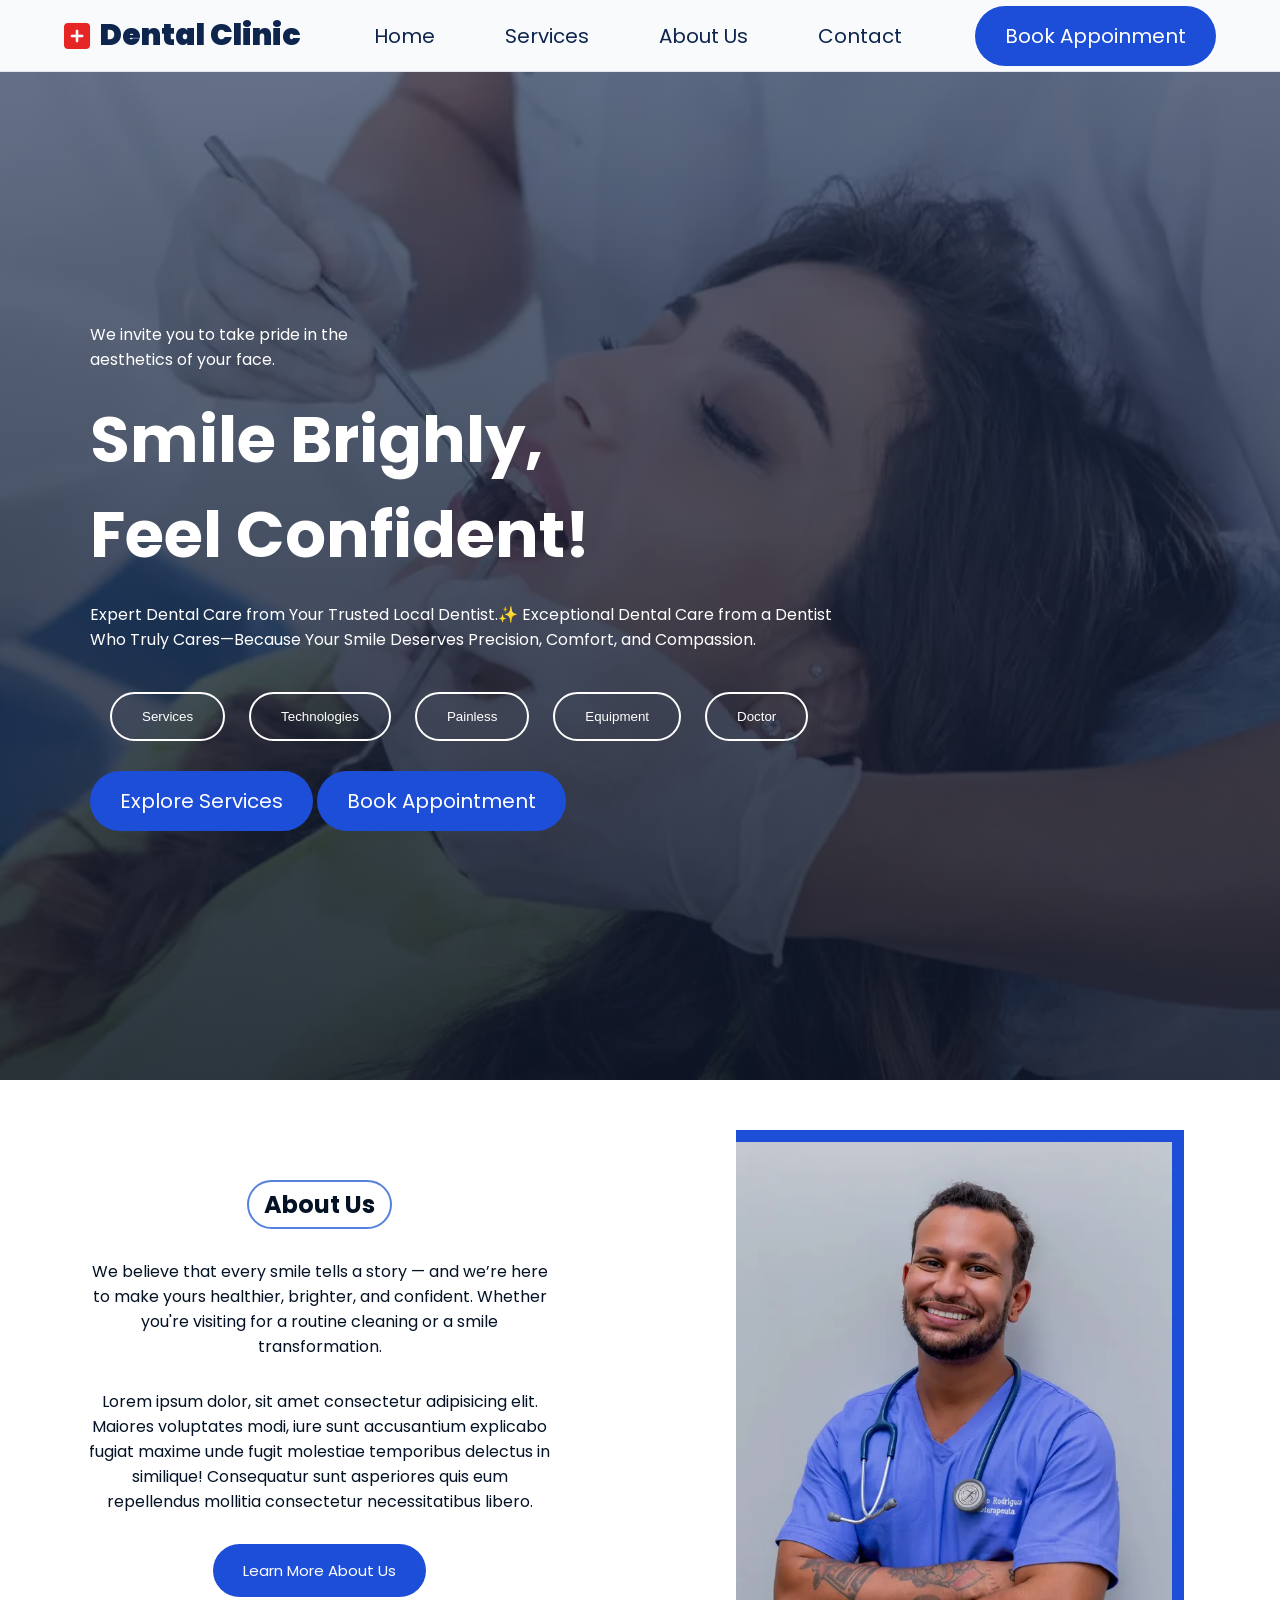
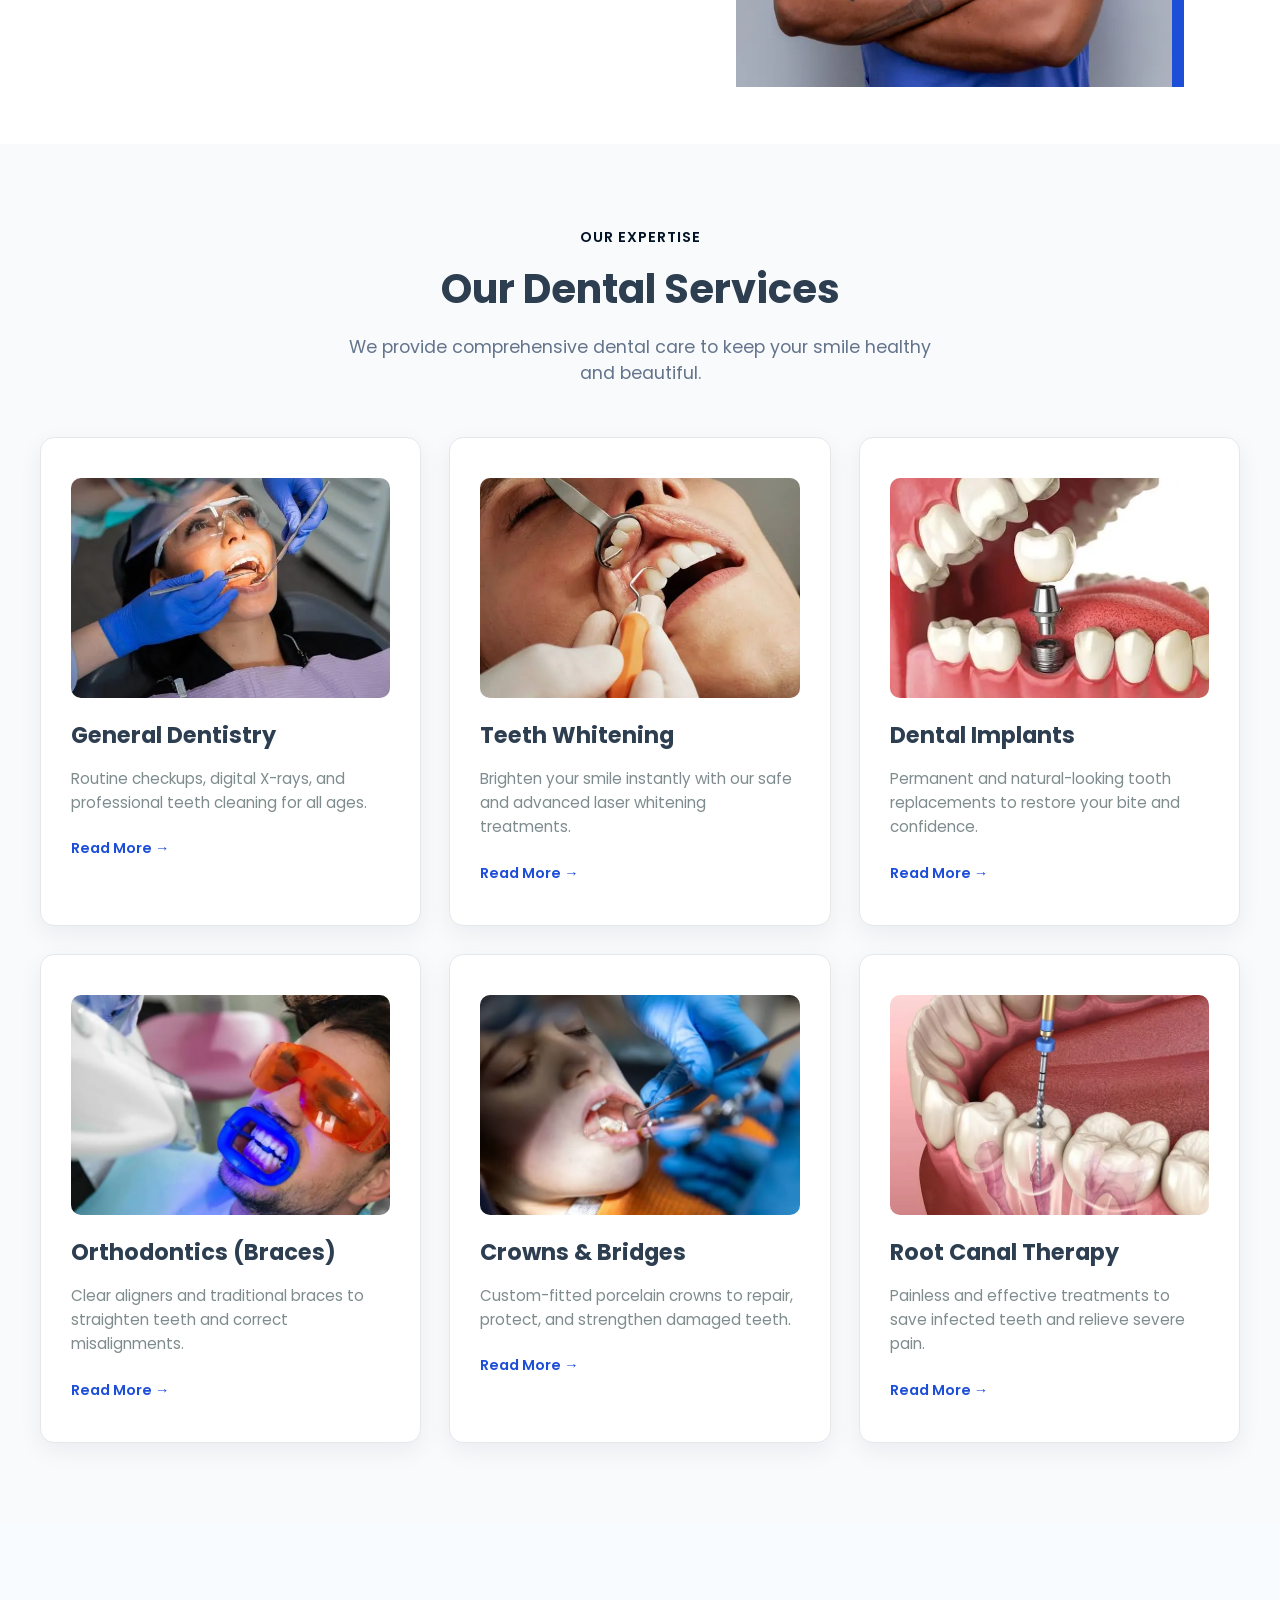
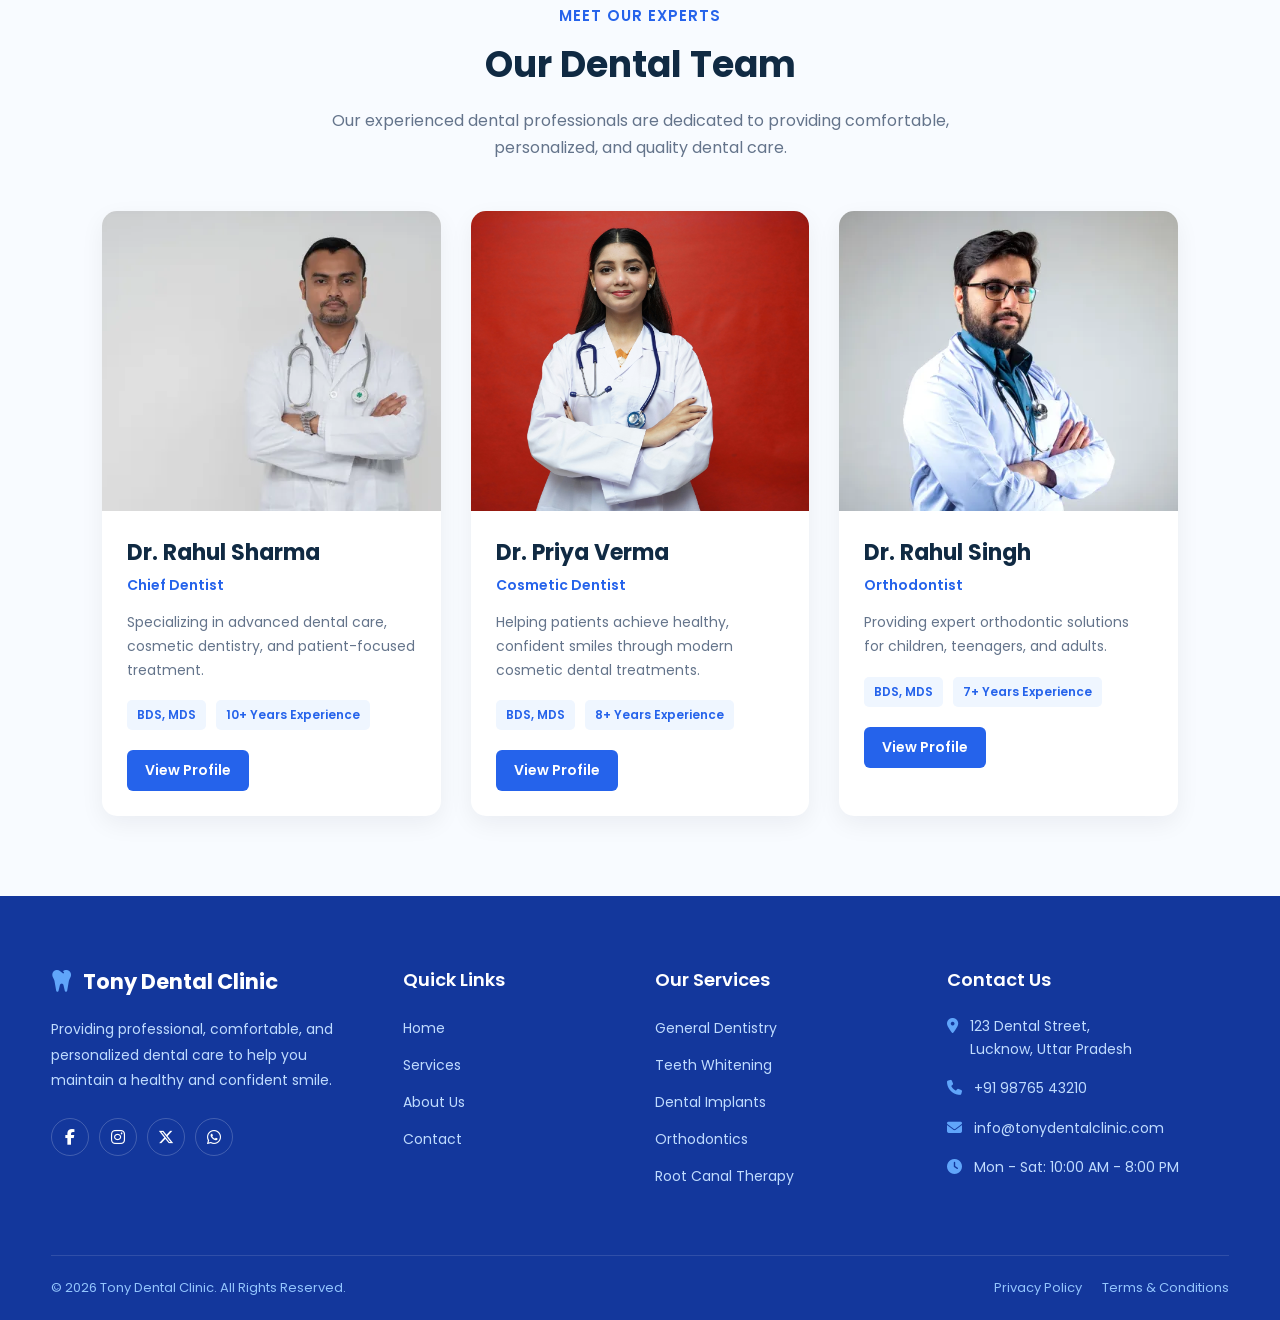
<file: index.html>
<!doctype html>
<html lang="en">
  <head>
    <meta charset="UTF-8" />
    <meta name="viewport" content="width=device-width, initial-scale=1.0" />
    <title>Tony Dental Clinic</title>
    <link
      rel="stylesheet"
      href="https://cdnjs.cloudflare.com/ajax/libs/font-awesome/6.5.2/css/all.min.css"
    />
    <link rel="stylesheet" href="css/style.css" />
    <!-- font links -->
    <link rel="preconnect" href="https://fonts.googleapis.com" />
    <link rel="preconnect" href="https://fonts.gstatic.com" crossorigin />
    <link
      href="https://fonts.googleapis.com/css2?family=Poppins:wght@600;700;800&family=Roboto:wght@400;500;600&display=swap"
      rel="stylesheet"
    />
  </head>
  <body>
    <header>
      <!-- ------LOGO------ -->
      <div class="hospital-logo">
        <i class="fa-solid fa-plus-square"></i>
        <a href="index.html">Dental Clinic</a>
      </div>

      <!-------------NAVIGATION MENU------->
      <nav>
        <ul class="nav-links">
          <li><a href="index.html">Home</a></li>
          <li><a href="services.html">Services</a></li>
          <li><a href="about.html">About Us</a></li>
          <li><a href="contact.html">Contact</a></li>
        </ul>
      </nav>

      <!-- -------------HAMBURGER MENU--------->
      <div class="menu-btn">
        <i class="fas fa-bars"></i>
      </div>

      <!-- -----------book appoinment----------- -->
      <a href="contact.html#contact" class="book-btn">Book Appoinment</a>
    </header>

    <section class="hero">
      <div class="hero-content">
        <p>
          We invite you to take pride in the <br />
          aesthetics of your face.
        </p>
        <h1>Smile Brighly, <br />Feel Confident!</h1>
        <p>
          Expert Dental Care from Your Trusted Local Dentist.✨ Exceptional
          Dental Care from a Dentist Who Truly Cares—Because Your Smile Deserves
          Precision, Comfort, and Compassion.
        </p>
        <div class="btn-card">
          <button class="fa-btn">Services</button>
          <button class="fa-btn">Technologies</button>
          <button class="fa-btn">Painless</button>
          <button class="fa-btn">Equipment</button>
          <button class="fa-btn">Doctor</button>
        </div>

        <a href="services.html#services" class="btn">Explore Services</a>
        <a href="contact.html#contact" class="btn">Book Appointment</a>
      </div>
    </section>

    <main>
      <section class="about-section">
        <div class="about-content">
          <div class="about-container">
            <h2>About Us</h2>
            <p>
              We believe that every smile tells a story — and we’re here to make
              yours healthier, brighter, and confident. Whether you're visiting
              for a routine cleaning or a smile transformation.
            </p>
            <p>
              Lorem ipsum dolor, sit amet consectetur adipisicing elit. Maiores
              voluptates modi, iure sunt accusantium explicabo fugiat maxime
              unde fugit molestiae temporibus delectus in similique! Consequatur
              sunt asperiores quis eum repellendus mollitia consectetur
              necessitatibus libero.
            </p>
            <a href="about.html">Learn More About Us</a>
          </div>
        </div>
        <div class="about-image">
          <img src="assets/images/about/dentist.webp" alt="Dentist" />
        </div>
      </section>
    </main>

    <section class="services-section">
      <div class="services-container">
        <!-- Section Heading -->
        <div class="services-header">
          <span>Our Expertise</span>
          <h2>Our Dental Services</h2>
          <p>
            We provide comprehensive dental care to keep your smile healthy and
            beautiful.
          </p>
        </div>

        <!-- Services Grid (3x2 Layout) -->
        <div class="services-grid">
          <!-- Card 1 -->
          <div class="service-card">
            <img src="assets/images/services/checkup.webp" alt="" />
            <h3>General Dentistry</h3>
            <p>
              Routine checkups, digital X-rays, and professional teeth cleaning
              for all ages.
            </p>
            <a href="services.html#general-dentistry" class="service-link"
              >Read More &rarr;</a
            >
          </div>

          <!-- Card 2 -->
          <div class="service-card">
            <img src="assets/images/services/cleaning.webp" alt="" />
            <h3>Teeth Whitening</h3>
            <p>
              Brighten your smile instantly with our safe and advanced laser
              whitening treatments.
            </p>
            <a href="services.html#teeth-whitening" class="service-link"
              >Read More &rarr;</a
            >
          </div>

          <!-- Card 3 -->
          <div class="service-card">
            <img src="assets/images/services/dental-implant.webp" alt="" />
            <h3>Dental Implants</h3>
            <p>
              Permanent and natural-looking tooth replacements to restore your
              bite and confidence.
            </p>
            <a href="services.html#dental-implants" class="service-link"
              >Read More &rarr;</a
            >
          </div>

          <!-- Card 4 -->
          <div class="service-card">
            <img src="assets/images/services/teeth-whitening.webp" alt="" />
            <h3>Orthodontics (Braces)</h3>
            <p>
              Clear aligners and traditional braces to straighten teeth and
              correct misalignments.
            </p>
            <a href="services.html#orthodontics" class="service-link"
              >Read More &rarr;</a
            >
          </div>

          <!-- Card 5 -->
          <div class="service-card">
            <img src="assets/images/services/dental-crown.webp" alt="" />
            <h3>Crowns & Bridges</h3>
            <p>
              Custom-fitted porcelain crowns to repair, protect, and strengthen
              damaged teeth.
            </p>
            <a href="services.html#crowns-bridges" class="service-link"
              >Read More &rarr;</a
            >
          </div>

          <!-- Card 6 -->
          <div class="service-card">
            <img src="assets/images/services/root-canel.webp" alt="" />
            <h3>Root Canal Therapy</h3>
            <p>
              Painless and effective treatments to save infected teeth and
              relieve severe pain.
            </p>
            <a href="services.html#root-canal-therapy" class="service-link"
              >Read More &rarr;</a
            >
          </div>
        </div>
      </div>
    </section>

    <!-- OUR TEAM -->
    <section class="our-team" id="team">
      <div class="section-title">
        <span>Meet Our Experts</span>
        <h2>Our Dental Team</h2>
        <p>
          Our experienced dental professionals are dedicated to providing
          comfortable, personalized, and quality dental care.
        </p>
      </div>

      <div class="team-container">
        <!-- Doctor 1 -->
        <article class="team-card">
          <div class="doctor-image">
            <img
              src="assets/images/our-team/doctor 1.webp"
              alt="Dr. Tony Sharma - Chief Dentist"
            />
          </div>

          <div class="doctor-info">
            <h3>Dr. Rahul Sharma</h3>
            <span class="designation">Chief Dentist</span>
            <p>
              Specializing in advanced dental care, cosmetic dentistry, and
              patient-focused treatment.
            </p>

            <div class="doctor-details">
              <span>BDS, MDS</span>
              <span>10+ Years Experience</span>
            </div>

            <a href="#" class="doctor-link">View Profile</a>
          </div>
        </article>

        <!-- Doctor 2 -->
        <article class="team-card">
          <div class="doctor-image">
            <img
              src="assets/images/our-team/doctor 2.jpg"
              alt="Dr. Priya Verma - Cosmetic Dentist"
            />
          </div>

          <div class="doctor-info">
            <h3>Dr. Priya Verma</h3>
            <span class="designation">Cosmetic Dentist</span>
            <p>
              Helping patients achieve healthy, confident smiles through modern
              cosmetic dental treatments.
            </p>

            <div class="doctor-details">
              <span>BDS, MDS</span>
              <span>8+ Years Experience</span>
            </div>

            <a href="#" class="doctor-link">View Profile</a>
          </div>
        </article>

        <!-- Doctor 3 -->
        <article class="team-card">
          <div class="doctor-image">
            <img
              src="assets/images/our-team/doctor 3.webp"
              alt="Dr. Rahul Singh - Orthodontist"
            />
          </div>

          <div class="doctor-info">
            <h3>Dr. Rahul Singh</h3>
            <span class="designation">Orthodontist</span>
            <p>
              Providing expert orthodontic solutions for children, teenagers,
              and adults.
            </p>

            <div class="doctor-details">
              <span>BDS, MDS</span>
              <span>7+ Years Experience</span>
            </div>

            <a href="#" class="doctor-link">View Profile</a>
          </div>
        </article>
      </div>
    </section>

    <!-- =========================================
     FOOTER
========================================= -->

    <footer class="site-footer">
      <div class="footer-container">
        <div class="footer-grid">
          <!-- =====================================
           CLINIC INFO
      ====================================== -->

          <div class="footer-column footer-about">
            <a href="index.html" class="footer-logo">
              <i class="fa-solid fa-tooth"></i>
              <span>Tony Dental Clinic</span>
            </a>

            <p>
              Providing professional, comfortable, and personalized dental care
              to help you maintain a healthy and confident smile.
            </p>

            <div class="footer-social">
              <a href="#" aria-label="Facebook">
                <i class="fa-brands fa-facebook-f"></i>
              </a>

              <a href="#" aria-label="Instagram">
                <i class="fa-brands fa-instagram"></i>
              </a>

              <a href="#" aria-label="Twitter">
                <i class="fa-brands fa-x-twitter"></i>
              </a>

              <a href="#" aria-label="WhatsApp">
                <i class="fa-brands fa-whatsapp"></i>
              </a>
            </div>
          </div>

          <!-- =====================================
           QUICK LINKS
      ====================================== -->

          <div class="footer-column">
            <h3>Quick Links</h3>
            <ul class="footer-links">
              <li><a href="index.html">Home</a></li>
              <li><a href="services.html">Services</a></li>
              <li><a href="about.html">About Us</a></li>
              <li><a href="contact.html">Contact</a></li>
            </ul>
          </div>

          <!-- =====================================
           OUR SERVICES
      ====================================== -->

          <div class="footer-column">
            <h3>Our Services</h3>

            <ul class="footer-links">
              <li>
                <a href="services.html#general-dentistry">
                  General Dentistry
                </a>
              </li>

              <li>
                <a href="services.html#teeth-whitening"> Teeth Whitening </a>
              </li>

              <li>
                <a href="services.html#dental-implants"> Dental Implants </a>
              </li>

              <li>
                <a href="services.html#orthodontics"> Orthodontics </a>
              </li>

              <li>
                <a href="services.html#root-canal"> Root Canal Therapy </a>
              </li>
            </ul>
          </div>

          <!-- =====================================
           CONTACT INFORMATION
      ====================================== -->

          <div class="footer-column footer-contact">
            <h3>Contact Us</h3>

            <div class="footer-contact-item">
              <i class="fa-solid fa-location-dot"></i>
              <p>
                123 Dental Street,<br />
                Lucknow, Uttar Pradesh
              </p>
            </div>

            <div class="footer-contact-item">
              <i class="fa-solid fa-phone"></i>
              <a href="tel:+919876543210"> +91 98765 43210 </a>
            </div>

            <div class="footer-contact-item">
              <i class="fa-solid fa-envelope"></i>
              <a href="mailto:info@tonydentalclinic.com">
                info@tonydentalclinic.com
              </a>
            </div>

            <div class="footer-contact-item">
              <i class="fa-solid fa-clock"></i>
              <p>Mon - Sat: 10:00 AM - 8:00 PM</p>
            </div>
          </div>
        </div>

        <!-- =====================================
         FOOTER BOTTOM
    ====================================== -->

        <div class="footer-bottom">
          <p>&copy; 2026 Tony Dental Clinic. All Rights Reserved.</p>

          <div class="footer-bottom-links">
            <a href="privacy-policy.html">Privacy Policy</a>
            <a href="terms-conditions.html">Terms & Conditions</a>
          </div>
        </div>
      </div>
    </footer>

    <script src="js/script.js"></script>
  </body>
</html>
</file>
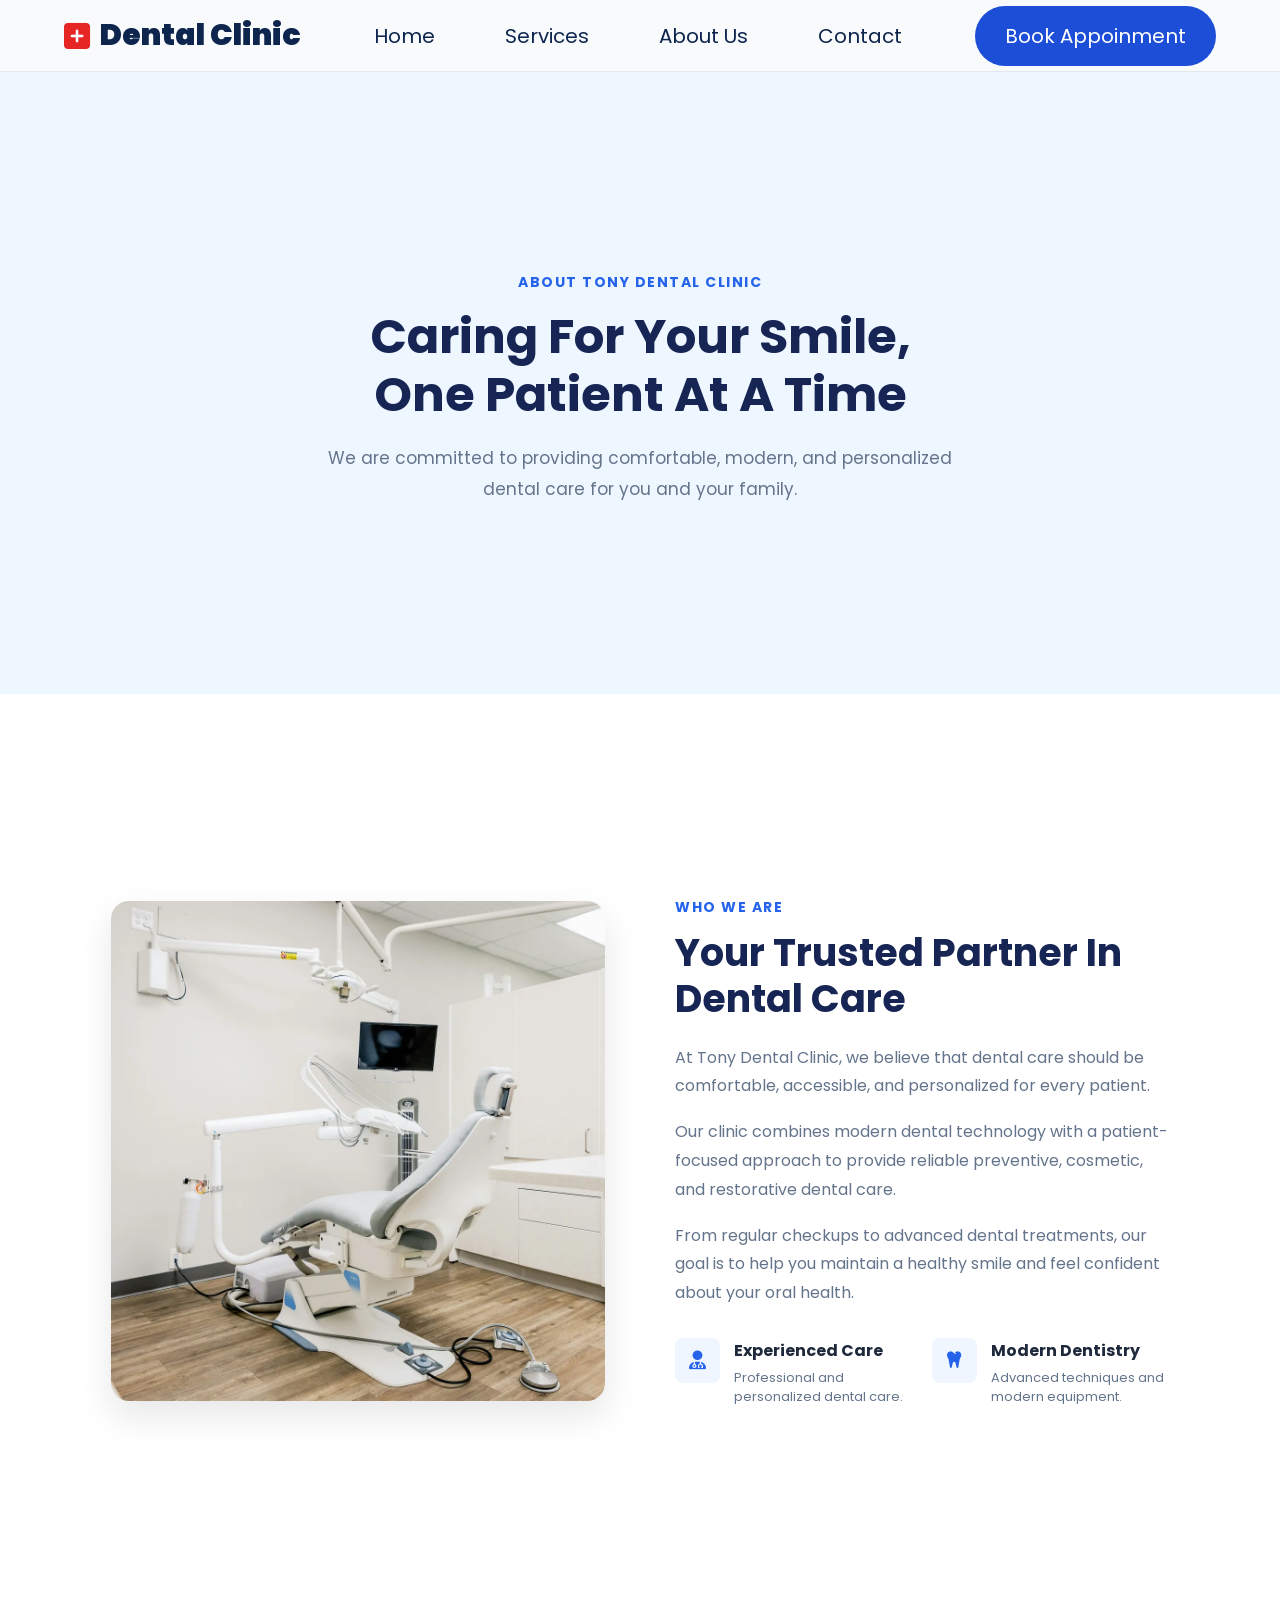
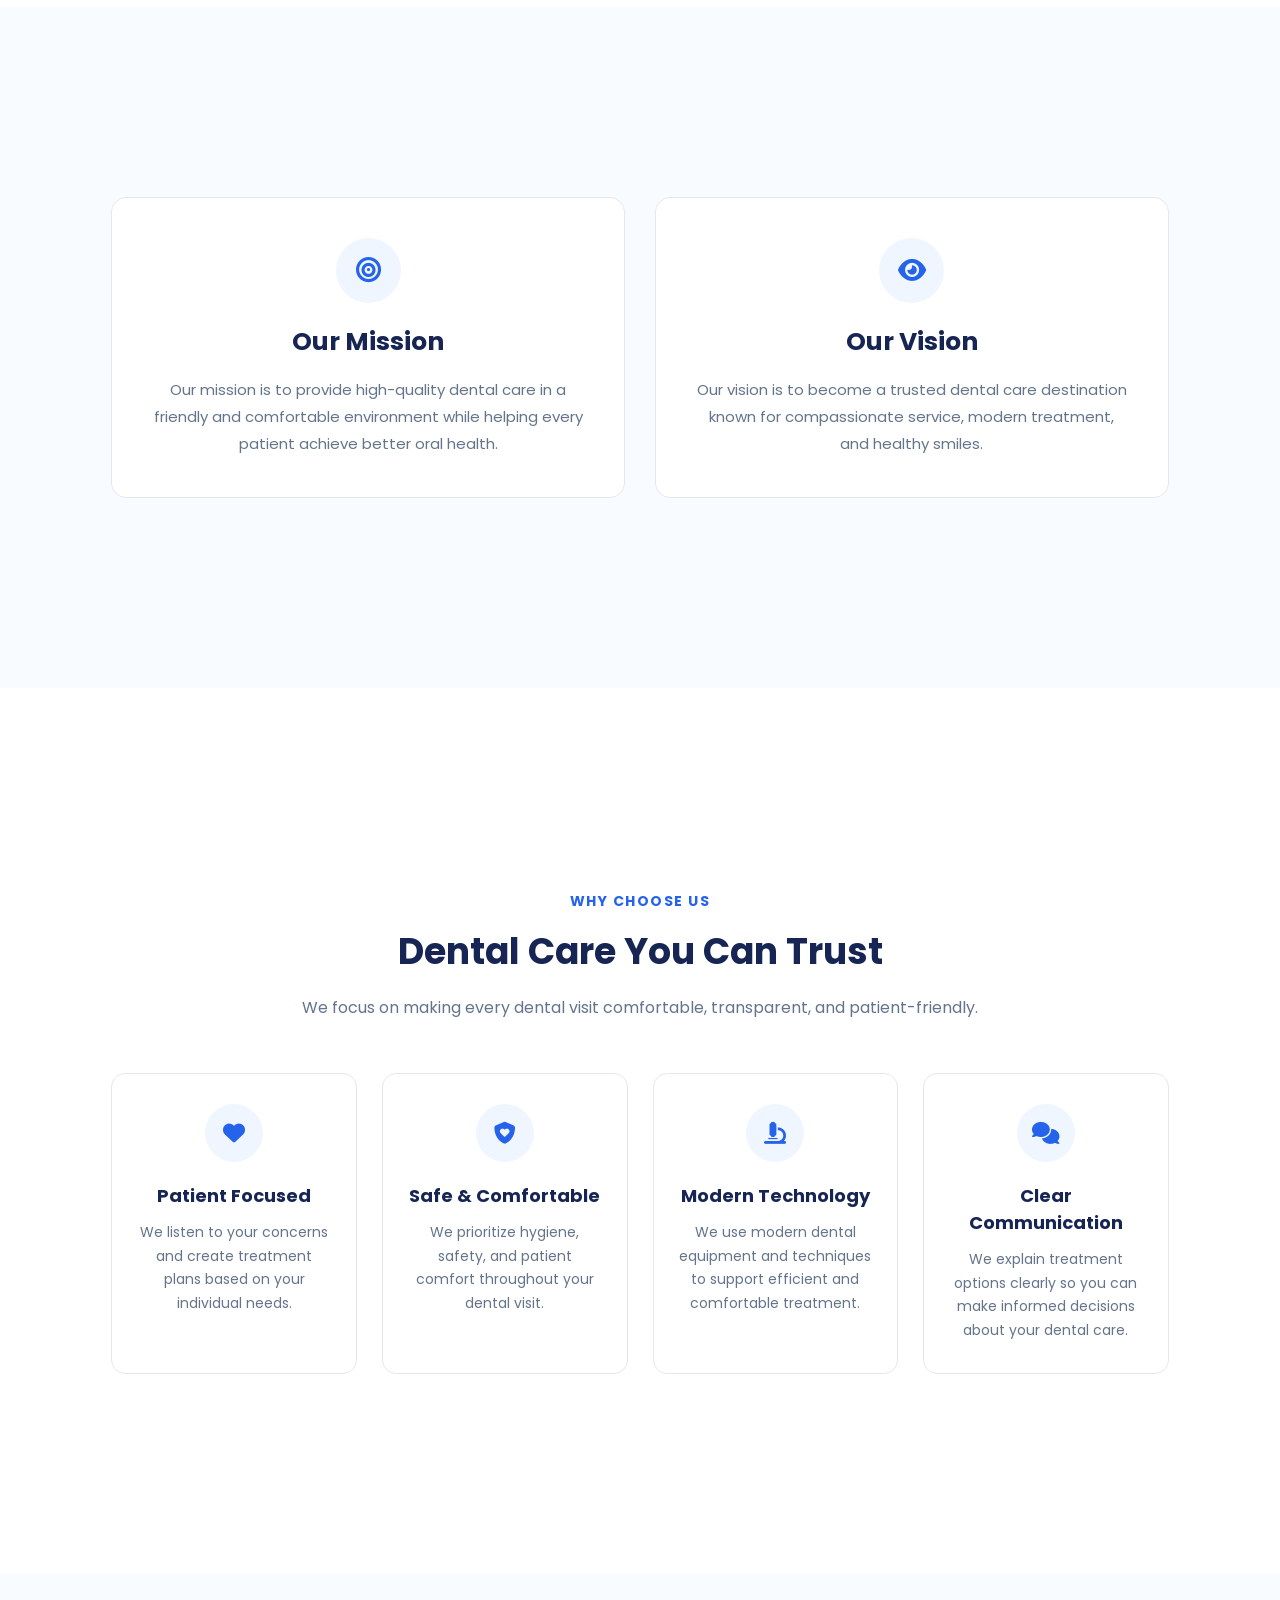
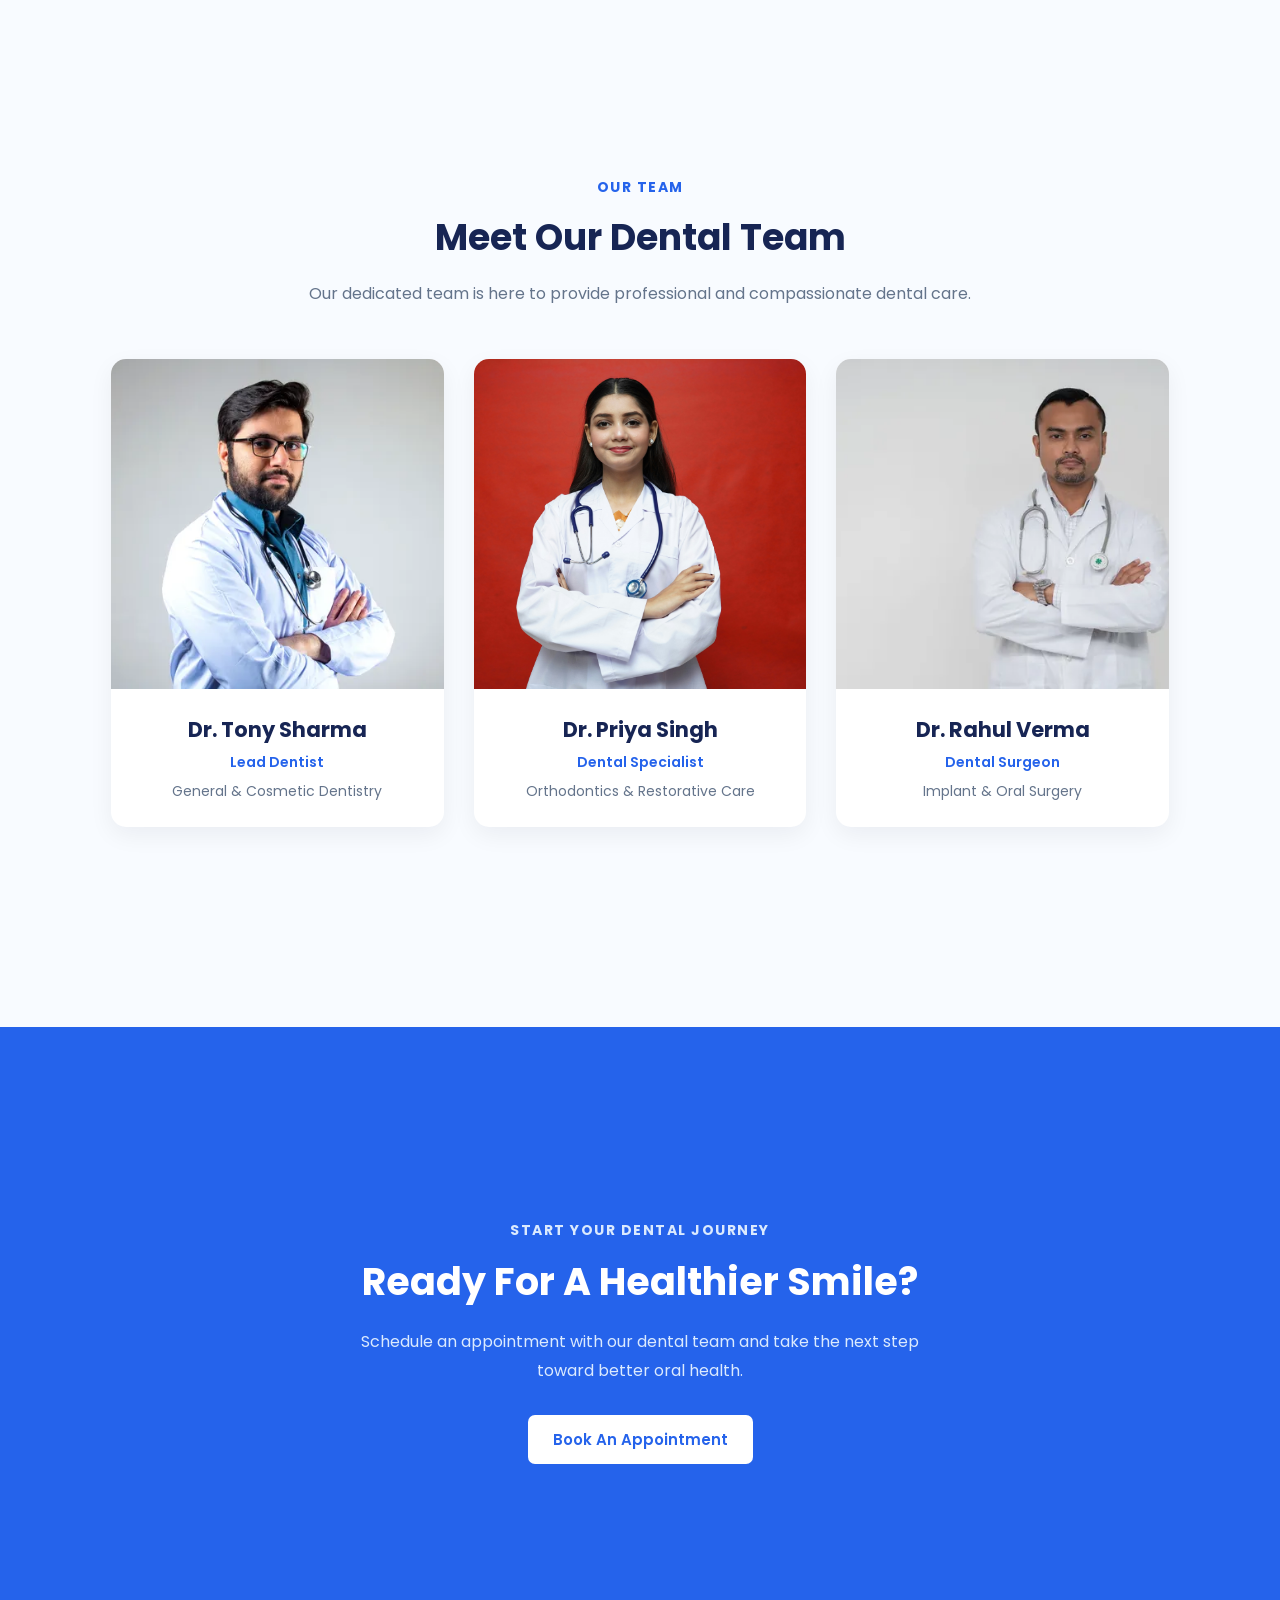
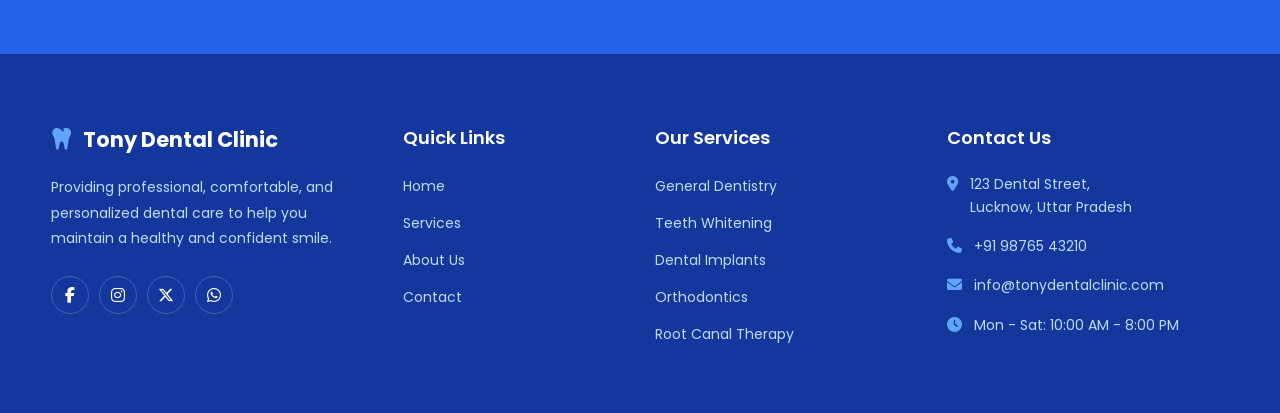
<file: about.html>
<!doctype html>
<html lang="en">
  <head>
    <meta charset="UTF-8" />
    <meta name="viewport" content="width=device-width, initial-scale=1.0" />
    <title>Tony Dental Clinic</title>
    <link
      rel="stylesheet"
      href="https://cdnjs.cloudflare.com/ajax/libs/font-awesome/6.5.2/css/all.min.css"
    />
    <link rel="stylesheet" href="css/style.css" />
    <!-- font links -->
    <link rel="preconnect" href="https://fonts.googleapis.com" />
    <link rel="preconnect" href="https://fonts.gstatic.com" crossorigin />
    <link
      href="https://fonts.googleapis.com/css2?family=Poppins:wght@600;700;800&family=Roboto:wght@400;500;600&display=swap"
      rel="stylesheet"
    />
  </head>
  <body>
    <header>
      <!-- ------LOGO------ -->
      <div class="hospital-logo">
        <i class="fa-solid fa-plus-square"></i>
        <a href="index.html">Dental Clinic</a>
      </div>

      <!-------------NAVIGATION MENU------->
      <nav>
        <ul class="nav-links">
          <li><a href="index.html">Home</a></li>
          <li><a href="services.html">Services</a></li>
          <li><a href="about.html">About Us</a></li>
          <li><a href="contact.html">Contact</a></li>
        </ul>
      </nav>

      <!-- -------------HAMBURGER MENU--------->
      <div class="menu-btn">
        <i class="fas fa-bars"></i>
      </div>

      <!-- -----------book appoinment----------- -->
      <a href="#services" class="book-btn">Book Appoinment</a>
    </header>

    <!-- =========================================
       ABOUT HERO
  ========================================== -->

    <main>
      <section class="about-hero">
        <div class="about-container">
          <span>About Tony Dental Clinic</span>

          <h1>
            Caring For Your Smile,
            <br />
            One Patient At A Time
          </h1>

          <p>
            We are committed to providing comfortable, modern, and personalized
            dental care for you and your family.
          </p>
        </div>
      </section>

      <!-- =========================================
         ABOUT CLINIC
    ========================================== -->

      <section class="about-clinic">
        <div class="about-container">
          <div class="about-clinic-grid">
            <!-- IMAGE -->

            <div class="about-clinic-image">
              <img
                src="assets/images/about/clinic.webp"
                alt="Tony Dental Clinic"
              />
            </div>

            <!-- CONTENT -->

            <div class="about-clinic-content">
              <span>Who We Are</span>

              <h2>Your Trusted Partner In Dental Care</h2>

              <p>
                At Tony Dental Clinic, we believe that dental care should be
                comfortable, accessible, and personalized for every patient.
              </p>

              <p>
                Our clinic combines modern dental technology with a
                patient-focused approach to provide reliable preventive,
                cosmetic, and restorative dental care.
              </p>

              <p>
                From regular checkups to advanced dental treatments, our goal is
                to help you maintain a healthy smile and feel confident about
                your oral health.
              </p>

              <!-- FEATURES -->

              <div class="about-features">
                <div class="about-feature">
                  <i class="fa-solid fa-user-doctor"></i>

                  <div>
                    <h3>Experienced Care</h3>
                    <p>Professional and personalized dental care.</p>
                  </div>
                </div>

                <div class="about-feature">
                  <i class="fa-solid fa-tooth"></i>

                  <div>
                    <h3>Modern Dentistry</h3>
                    <p>Advanced techniques and modern equipment.</p>
                  </div>
                </div>
              </div>
            </div>
          </div>
        </div>
      </section>

      <!-- =========================================
         MISSION & VISION
    ========================================== -->

      <section class="mission-section">
        <div class="about-container">
          <div class="mission-grid">
            <!-- MISSION -->

            <div class="mission-card">
              <div class="mission-icon">
                <i class="fa-solid fa-bullseye"></i>
              </div>

              <h2>Our Mission</h2>

              <p>
                Our mission is to provide high-quality dental care in a friendly
                and comfortable environment while helping every patient achieve
                better oral health.
              </p>
            </div>

            <!-- VISION -->

            <div class="mission-card">
              <div class="mission-icon">
                <i class="fa-solid fa-eye"></i>
              </div>

              <h2>Our Vision</h2>

              <p>
                Our vision is to become a trusted dental care destination known
                for compassionate service, modern treatment, and healthy smiles.
              </p>
            </div>
          </div>
        </div>
      </section>

      <!-- =========================================
         WHY CHOOSE US
    ========================================== -->

      <section class="why-choose-us">
        <div class="about-container">
          <div class="about-section-header">
            <span>Why Choose Us</span>

            <h2>Dental Care You Can Trust</h2>

            <p>
              We focus on making every dental visit comfortable, transparent,
              and patient-friendly.
            </p>
          </div>

          <div class="why-grid">
            <!-- CARD 1 -->

            <div class="why-card">
              <div class="why-icon">
                <i class="fa-solid fa-heart"></i>
              </div>

              <h3>Patient Focused</h3>

              <p>
                We listen to your concerns and create treatment plans based on
                your individual needs.
              </p>
            </div>

            <!-- CARD 2 -->

            <div class="why-card">
              <div class="why-icon">
                <i class="fa-solid fa-shield-heart"></i>
              </div>

              <h3>Safe & Comfortable</h3>

              <p>
                We prioritize hygiene, safety, and patient comfort throughout
                your dental visit.
              </p>
            </div>

            <!-- CARD 3 -->

            <div class="why-card">
              <div class="why-icon">
                <i class="fa-solid fa-microscope"></i>
              </div>

              <h3>Modern Technology</h3>

              <p>
                We use modern dental equipment and techniques to support
                efficient and comfortable treatment.
              </p>
            </div>

            <!-- CARD 4 -->

            <div class="why-card">
              <div class="why-icon">
                <i class="fa-solid fa-comments"></i>
              </div>

              <h3>Clear Communication</h3>

              <p>
                We explain treatment options clearly so you can make informed
                decisions about your dental care.
              </p>
            </div>
          </div>
        </div>
      </section>

      <!-- =========================================
         OUR TEAM
    ========================================== -->

      <section class="about-team">
        <div class="about-container">
          <div class="about-section-header">
            <span>Our Team</span>

            <h2>Meet Our Dental Team</h2>

            <p>
              Our dedicated team is here to provide professional and
              compassionate dental care.
            </p>
          </div>

          <div class="team-grid">
            <!-- DOCTOR 1 -->

            <div class="team-card">
              <div class="team-image">
                <img
                  src="assets/images/our-team/doctor 3.webp"
                  alt="Dr. Tony Sharma"
                />
              </div>

              <div class="team-content">
                <h3>Dr. Tony Sharma</h3>

                <span>Lead Dentist</span>

                <p>General & Cosmetic Dentistry</p>
              </div>
            </div>

            <!-- DOCTOR 2 -->

            <div class="team-card">
              <div class="team-image">
                <img
                  src="assets/images/our-team/doctor 2.jpg"
                  alt="Dr. Priya Singh"
                />
              </div>

              <div class="team-content">
                <h3>Dr. Priya Singh</h3>

                <span>Dental Specialist</span>

                <p>Orthodontics & Restorative Care</p>
              </div>
            </div>

            <!-- DOCTOR 3 -->

            <div class="team-card">
              <div class="team-image">
                <img
                  src="assets/images/our-team/doctor 1.webp"
                  alt="Dr. Rahul Verma"
                />
              </div>

              <div class="team-content">
                <h3>Dr. Rahul Verma</h3>

                <span>Dental Surgeon</span>

                <p>Implant & Oral Surgery</p>
              </div>
            </div>
          </div>
        </div>
      </section>

      <!-- =========================================
         CALL TO ACTION
    ========================================== -->

      <section class="about-cta">
        <div class="about-container">
          <div class="about-cta-content">
            <span>Start Your Dental Journey</span>

            <h2>Ready For A Healthier Smile?</h2>

            <p>
              Schedule an appointment with our dental team and take the next
              step toward better oral health.
            </p>

            <a href="contact.html" class="appointment-btn">
              Book An Appointment
            </a>
          </div>
        </div>
      </section>
    </main>

    <!-- =========================================
     FOOTER
========================================= -->

    <footer class="site-footer">
      <div class="footer-container">
        <div class="footer-grid">
          <!-- =====================================
           CLINIC INFO
      ====================================== -->

          <div class="footer-column footer-about">
            <a href="index.html" class="footer-logo">
              <i class="fa-solid fa-tooth"></i>
              <span>Tony Dental Clinic</span>
            </a>

            <p>
              Providing professional, comfortable, and personalized dental care
              to help you maintain a healthy and confident smile.
            </p>

            <div class="footer-social">
              <a href="#" aria-label="Facebook">
                <i class="fa-brands fa-facebook-f"></i>
              </a>

              <a href="#" aria-label="Instagram">
                <i class="fa-brands fa-instagram"></i>
              </a>

              <a href="#" aria-label="Twitter">
                <i class="fa-brands fa-x-twitter"></i>
              </a>

              <a href="#" aria-label="WhatsApp">
                <i class="fa-brands fa-whatsapp"></i>
              </a>
            </div>
          </div>

          <!-- =====================================
           QUICK LINKS
      ====================================== -->

          <div class="footer-column">
            <h3>Quick Links</h3>

            <ul class="footer-links">
              <li>
                <a href="index.html">Home</a>
              </li>

              <li>
                <a href="services.html">Services</a>
              </li>

              <li>
                <a href="about.html">About Us</a>
              </li>

              <li>
                <a href="contact.html">Contact</a>
              </li>
            </ul>
          </div>

          <!-- =====================================
           OUR SERVICES
      ====================================== -->

          <div class="footer-column">
            <h3>Our Services</h3>

            <ul class="footer-links">
              <li>
                <a href="services.html#general-dentistry">
                  General Dentistry
                </a>
              </li>

              <li>
                <a href="services.html#teeth-whitening"> Teeth Whitening </a>
              </li>

              <li>
                <a href="services.html#dental-implants"> Dental Implants </a>
              </li>

              <li>
                <a href="services.html#orthodontics"> Orthodontics </a>
              </li>

              <li>
                <a href="services.html#root-canal"> Root Canal Therapy </a>
              </li>
            </ul>
          </div>

          <!-- =====================================
           CONTACT INFORMATION
      ====================================== -->

          <div class="footer-column footer-contact">
            <h3>Contact Us</h3>

            <div class="footer-contact-item">
              <i class="fa-solid fa-location-dot"></i>

              <p>
                123 Dental Street,<br />
                Lucknow, Uttar Pradesh
              </p>
            </div>

            <div class="footer-contact-item">
              <i class="fa-solid fa-phone"></i>

              <a href="tel:+919876543210"> +91 98765 43210 </a>
            </div>

            <div class="footer-contact-item">
              <i class="fa-solid fa-envelope"></i>

              <a href="mailto:info@tonydentalclinic.com">
                info@tonydentalclinic.com
              </a>
            </div>

            <div class="footer-contact-item">
              <i class="fa-solid fa-clock"></i>

              <p>Mon - Sat: 10:00 AM - 8:00 PM</p>
            </div>
          </div>
        </div>
      </div>
    </footer>
    <script src="js/script.js"></script>
  </body>
</html>
</file>
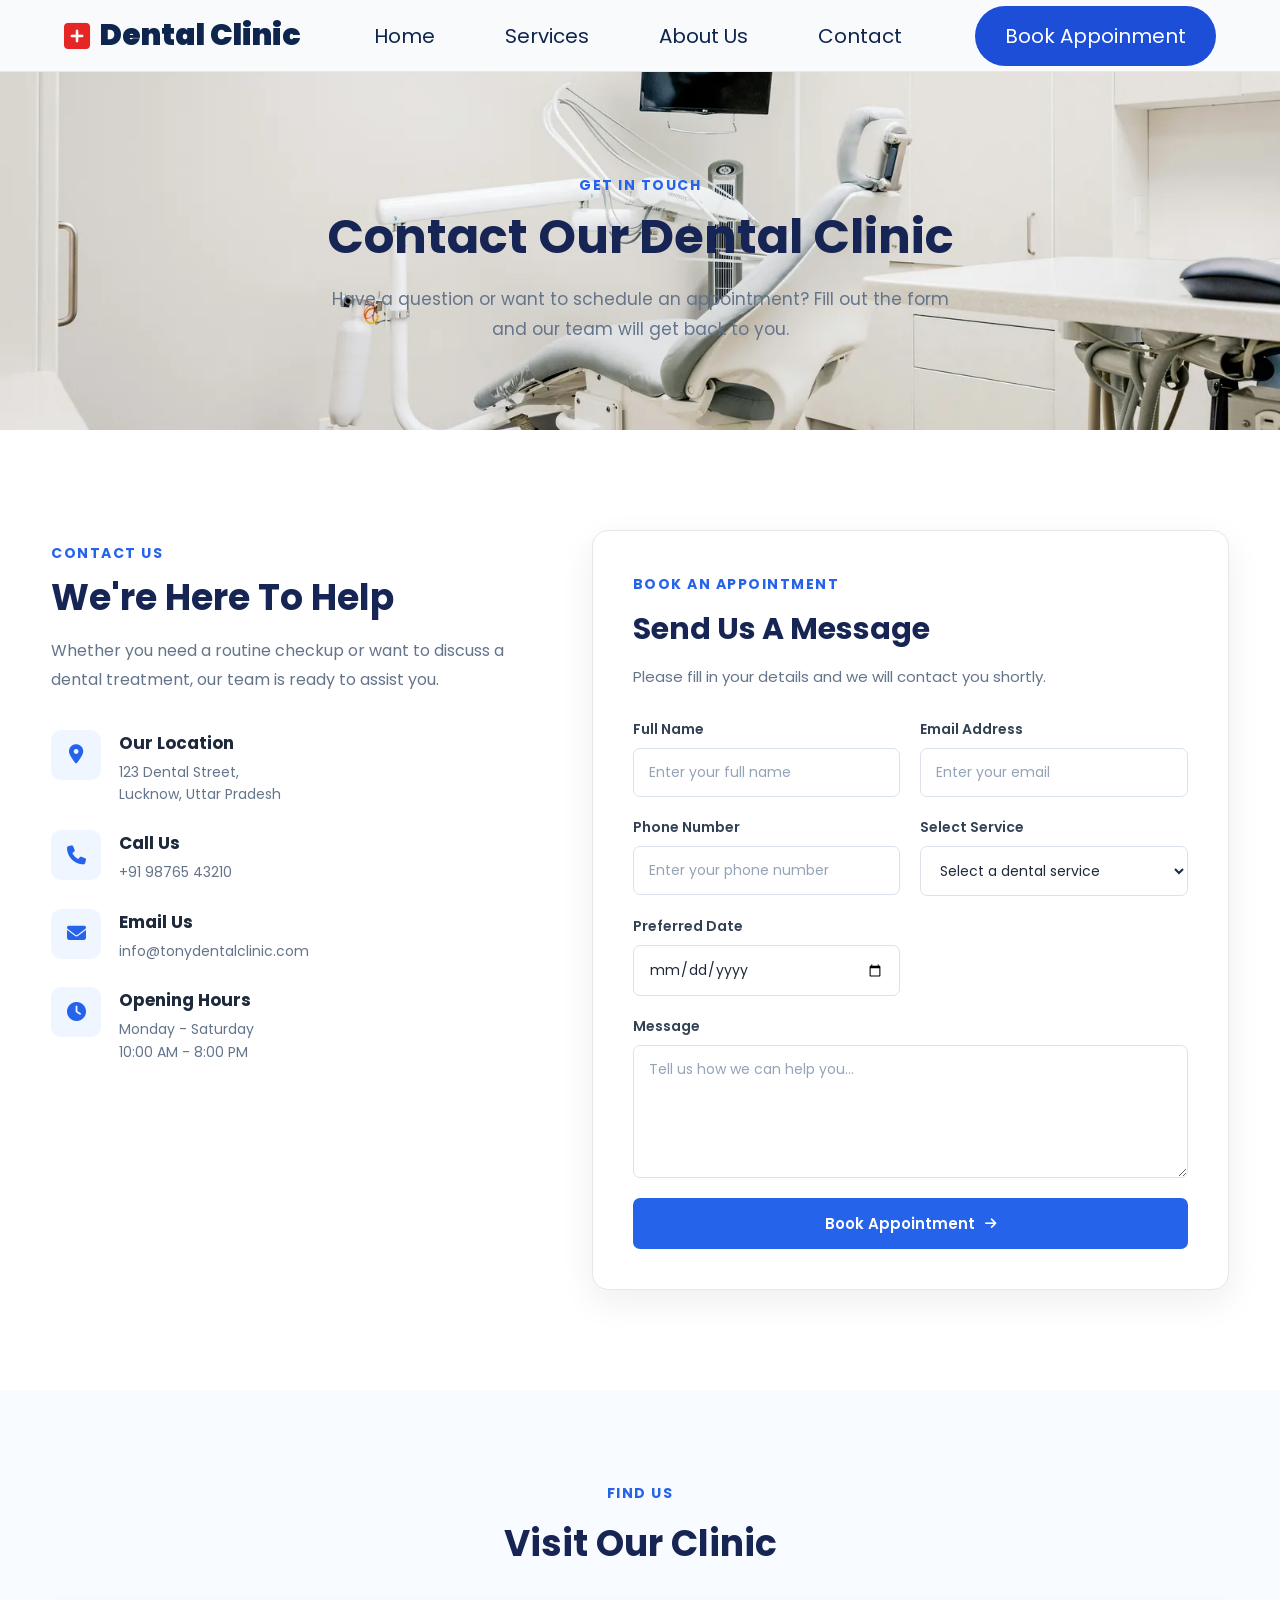
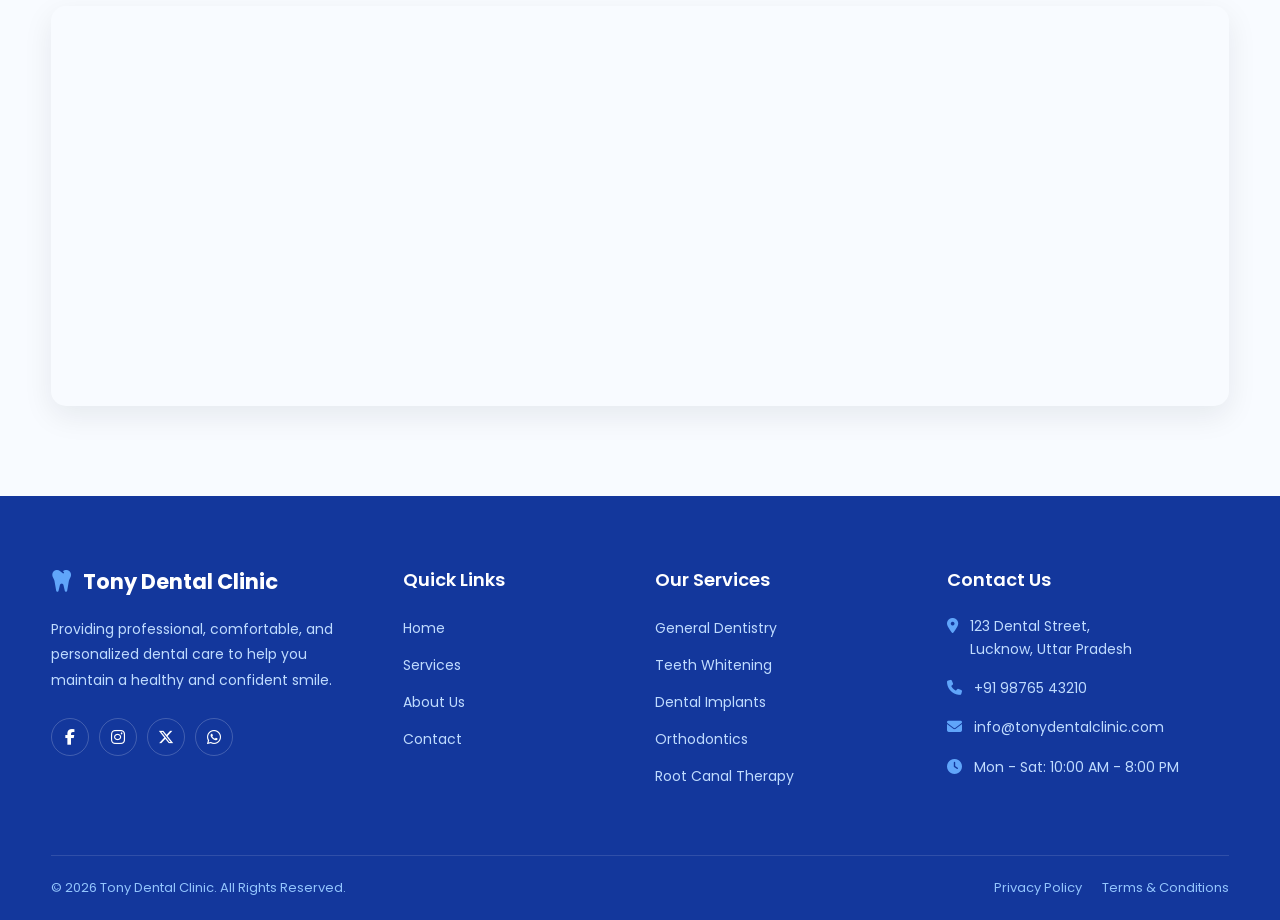
<file: contact.html>
<!doctype html>
<html lang="en">
  <head>
    <meta charset="UTF-8" />
    <meta name="viewport" content="width=device-width, initial-scale=1.0" />
    <title>Tony Dental Clinic</title>
    <link
      rel="stylesheet"
      href="https://cdnjs.cloudflare.com/ajax/libs/font-awesome/6.5.2/css/all.min.css"
    />
    <link rel="stylesheet" href="css/style.css" />
    <!-- font links -->
    <link rel="preconnect" href="https://fonts.googleapis.com" />
    <link rel="preconnect" href="https://fonts.gstatic.com" crossorigin />
    <link
      href="https://fonts.googleapis.com/css2?family=Poppins:wght@600;700;800&family=Roboto:wght@400;500;600&display=swap"
      rel="stylesheet"
    />
  </head>
  <body>
    <header>
      <!-- ------LOGO------ -->
      <div class="hospital-logo">
        <i class="fa-solid fa-plus-square"></i>
        <a href="index.html">Dental Clinic</a>
      </div>

      <!-------------NAVIGATION MENU------->
      <nav>
        <ul class="nav-links">
          <li><a href="index.html">Home</a></li>
          <li><a href="services.html">Services</a></li>
          <li><a href="about.html">About Us</a></li>
          <li><a href="contact.html">Contact</a></li>
        </ul>
      </nav>

      <!-- -------------HAMBURGER MENU--------->
      <div class="menu-btn">
        <i class="fas fa-bars"></i>
      </div>

      <!-- -----------book appoinment----------- -->
      <a href="#services" class="book-btn">Book Appoinment</a>
    </header>

    <!-- =========================================
     CONTACT PAGE
========================================= -->

    <main class="contact-page">
      <!-- Contact Hero -->

      <section class="contact-hero">
        <div class="contact-container">
          <span>Get In Touch</span>

          <h1>Contact Our Dental Clinic</h1>

          <p>
            Have a question or want to schedule an appointment? Fill out the
            form and our team will get back to you.
          </p>
        </div>
      </section>

      <!-- Contact Section -->

      <section class="contact-section" id="contact">
        <div class="contact-container">
          <div class="contact-grid">
            <!-- =================================
             CONTACT INFORMATION
        ================================== -->

            <div class="contact-info">
              <span>Contact Us</span>

              <h2>We're Here To Help</h2>

              <p>
                Whether you need a routine checkup or want to discuss a dental
                treatment, our team is ready to assist you.
              </p>

              <!-- Address -->

              <div class="contact-item">
                <div class="contact-icon">
                  <i class="fa-solid fa-location-dot"></i>
                </div>

                <div>
                  <h3>Our Location</h3>
                  <p>
                    123 Dental Street,<br />
                    Lucknow, Uttar Pradesh
                  </p>
                </div>
              </div>

              <!-- Phone -->

              <div class="contact-item">
                <div class="contact-icon">
                  <i class="fa-solid fa-phone"></i>
                </div>

                <div>
                  <h3>Call Us</h3>
                  <p>+91 98765 43210</p>
                </div>
              </div>

              <!-- Email -->

              <div class="contact-item">
                <div class="contact-icon">
                  <i class="fa-solid fa-envelope"></i>
                </div>

                <div>
                  <h3>Email Us</h3>
                  <p>info@tonydentalclinic.com</p>
                </div>
              </div>

              <!-- Timing -->

              <div class="contact-item">
                <div class="contact-icon">
                  <i class="fa-solid fa-clock"></i>
                </div>

                <div>
                  <h3>Opening Hours</h3>
                  <p>
                    Monday - Saturday<br />
                    10:00 AM - 8:00 PM
                  </p>
                </div>
              </div>
            </div>

            <!-- =================================
             CONTACT FORM
        ================================== -->

            <div class="contact-form-wrapper">
              <div class="form-header">
                <span>Book An Appointment</span>

                <h2>Send Us A Message</h2>

                <p>
                  Please fill in your details and we will contact you shortly.
                </p>
              </div>

              <form class="contact-form" id="contactForm">
                <!-- Name -->

                <div class="form-group">
                  <label for="name"> Full Name </label>

                  <input
                    type="text"
                    id="name"
                    name="name"
                    placeholder="Enter your full name"
                    required
                  />
                </div>

                <!-- Email -->

                <div class="form-group">
                  <label for="email"> Email Address </label>

                  <input
                    type="email"
                    id="email"
                    name="email"
                    placeholder="Enter your email"
                    required
                  />
                </div>

                <!-- Phone -->

                <div class="form-group">
                  <label for="phone"> Phone Number </label>

                  <input
                    type="tel"
                    id="phone"
                    name="phone"
                    placeholder="Enter your phone number"
                    required
                  />
                </div>

                <!-- Service -->

                <div class="form-group">
                  <label for="service"> Select Service </label>

                  <select id="service" name="service" required>
                    <option value="">Select a dental service</option>

                    <option value="general-dentistry">General Dentistry</option>

                    <option value="teeth-whitening">Teeth Whitening</option>

                    <option value="dental-implants">Dental Implants</option>

                    <option value="orthodontics">Orthodontics</option>

                    <option value="crowns-bridges">Crowns & Bridges</option>

                    <option value="root-canal">Root Canal Therapy</option>
                  </select>
                </div>

                <!-- Date -->

                <div class="form-group">
                  <label for="date"> Preferred Date </label>

                  <input type="date" id="date" name="date" />
                </div>

                <!-- Message -->

                <div class="form-group">
                  <label for="message"> Message </label>

                  <textarea
                    id="message"
                    name="message"
                    rows="5"
                    placeholder="Tell us how we can help you..."
                  ></textarea>
                </div>

                <!-- Submit -->

                <button type="submit" class="contact-submit-btn">
                  Book Appointment
                  <i class="fa-solid fa-arrow-right"></i>
                </button>

                <!-- Success Message -->

                <p class="form-success" id="formSuccess">
                  Thank you! Your appointment request has been submitted
                  successfully.
                </p>
              </form>
            </div>
          </div>
        </div>
      </section>

      <!-- =================================
       MAP
  ================================== -->

      <section class="map-section">
        <div class="contact-container">
          <div class="map-header">
            <span>Find Us</span>

            <h2>Visit Our Clinic</h2>
          </div>

          <div class="map-wrapper">
            <!-- Add your Google Maps iframe here -->

            <iframe
              src="https://www.google.com/maps/embed?pb=!1m18!1m12!1m3!1d113911.20573097582!2d80.94251274999999!3d26.848692!2m3!1f0!2f0!3f0!3m2!1i1024!2i768!4f13.1!3m3!1m2!1s0x399bfd991f32b16b%3A0x93ccba8909978be7!2sLucknow%2C%20Uttar%20Pradesh!5e0!3m2!1sen!2sin!4v1787203908404!5m2!1sen!2sin"
              width="600"
              height="450"
              style="border: 0"
              allowfullscreen=""
              loading="lazy"
              referrerpolicy="strict-origin-when-cross-origin"
              loading="lazy"
              title="Tony Dental Clinic Location"
            >
            </iframe>
          </div>
        </div>
      </section>
    </main>

    <!-- =========================================
     FOOTER
========================================= -->

    <footer class="site-footer">
      <div class="footer-container">
        <div class="footer-grid">
          <!-- =====================================
           CLINIC INFO
      ====================================== -->

          <div class="footer-column footer-about">
            <a href="index.html" class="footer-logo">
              <i class="fa-solid fa-tooth"></i>
              <span>Tony Dental Clinic</span>
            </a>

            <p>
              Providing professional, comfortable, and personalized dental care
              to help you maintain a healthy and confident smile.
            </p>

            <div class="footer-social">
              <a href="#" aria-label="Facebook">
                <i class="fa-brands fa-facebook-f"></i>
              </a>

              <a href="#" aria-label="Instagram">
                <i class="fa-brands fa-instagram"></i>
              </a>

              <a href="#" aria-label="Twitter">
                <i class="fa-brands fa-x-twitter"></i>
              </a>

              <a href="#" aria-label="WhatsApp">
                <i class="fa-brands fa-whatsapp"></i>
              </a>
            </div>
          </div>

          <!-- =====================================
           QUICK LINKS
      ====================================== -->

          <div class="footer-column">
            <h3>Quick Links</h3>

            <ul class="footer-links">
              <li>
                <a href="index.html">Home</a>
              </li>

              <li>
                <a href="services.html">Services</a>
              </li>

              <li>
                <a href="about.html">About Us</a>
              </li>

              <li>
                <a href="contact.html">Contact</a>
              </li>
            </ul>
          </div>

          <!-- =====================================
           OUR SERVICES
      ====================================== -->

          <div class="footer-column">
            <h3>Our Services</h3>

            <ul class="footer-links">
              <li>
                <a href="services.html#general-dentistry">
                  General Dentistry
                </a>
              </li>

              <li>
                <a href="services.html#teeth-whitening"> Teeth Whitening </a>
              </li>

              <li>
                <a href="services.html#dental-implants"> Dental Implants </a>
              </li>

              <li>
                <a href="services.html#orthodontics"> Orthodontics </a>
              </li>

              <li>
                <a href="services.html#root-canal"> Root Canal Therapy </a>
              </li>
            </ul>
          </div>

          <!-- =====================================
           CONTACT INFORMATION
      ====================================== -->

          <div class="footer-column footer-contact">
            <h3>Contact Us</h3>

            <div class="footer-contact-item">
              <i class="fa-solid fa-location-dot"></i>

              <p>
                123 Dental Street,<br />
                Lucknow, Uttar Pradesh
              </p>
            </div>

            <div class="footer-contact-item">
              <i class="fa-solid fa-phone"></i>

              <a href="tel:+919876543210"> +91 98765 43210 </a>
            </div>

            <div class="footer-contact-item">
              <i class="fa-solid fa-envelope"></i>

              <a href="mailto:info@tonydentalclinic.com">
                info@tonydentalclinic.com
              </a>
            </div>

            <div class="footer-contact-item">
              <i class="fa-solid fa-clock"></i>

              <p>Mon - Sat: 10:00 AM - 8:00 PM</p>
            </div>
          </div>
        </div>

        <!-- =====================================
         FOOTER BOTTOM
    ====================================== -->

        <div class="footer-bottom">
          <p>&copy; 2026 Tony Dental Clinic. All Rights Reserved.</p>

          <div class="footer-bottom-links">
            <a href="#">Privacy Policy</a>

            <a href="#">Terms & Conditions</a>
          </div>
        </div>
      </div>
    </footer>
    <script src="js/script.js"></script>
  </body>
</html>
</file>
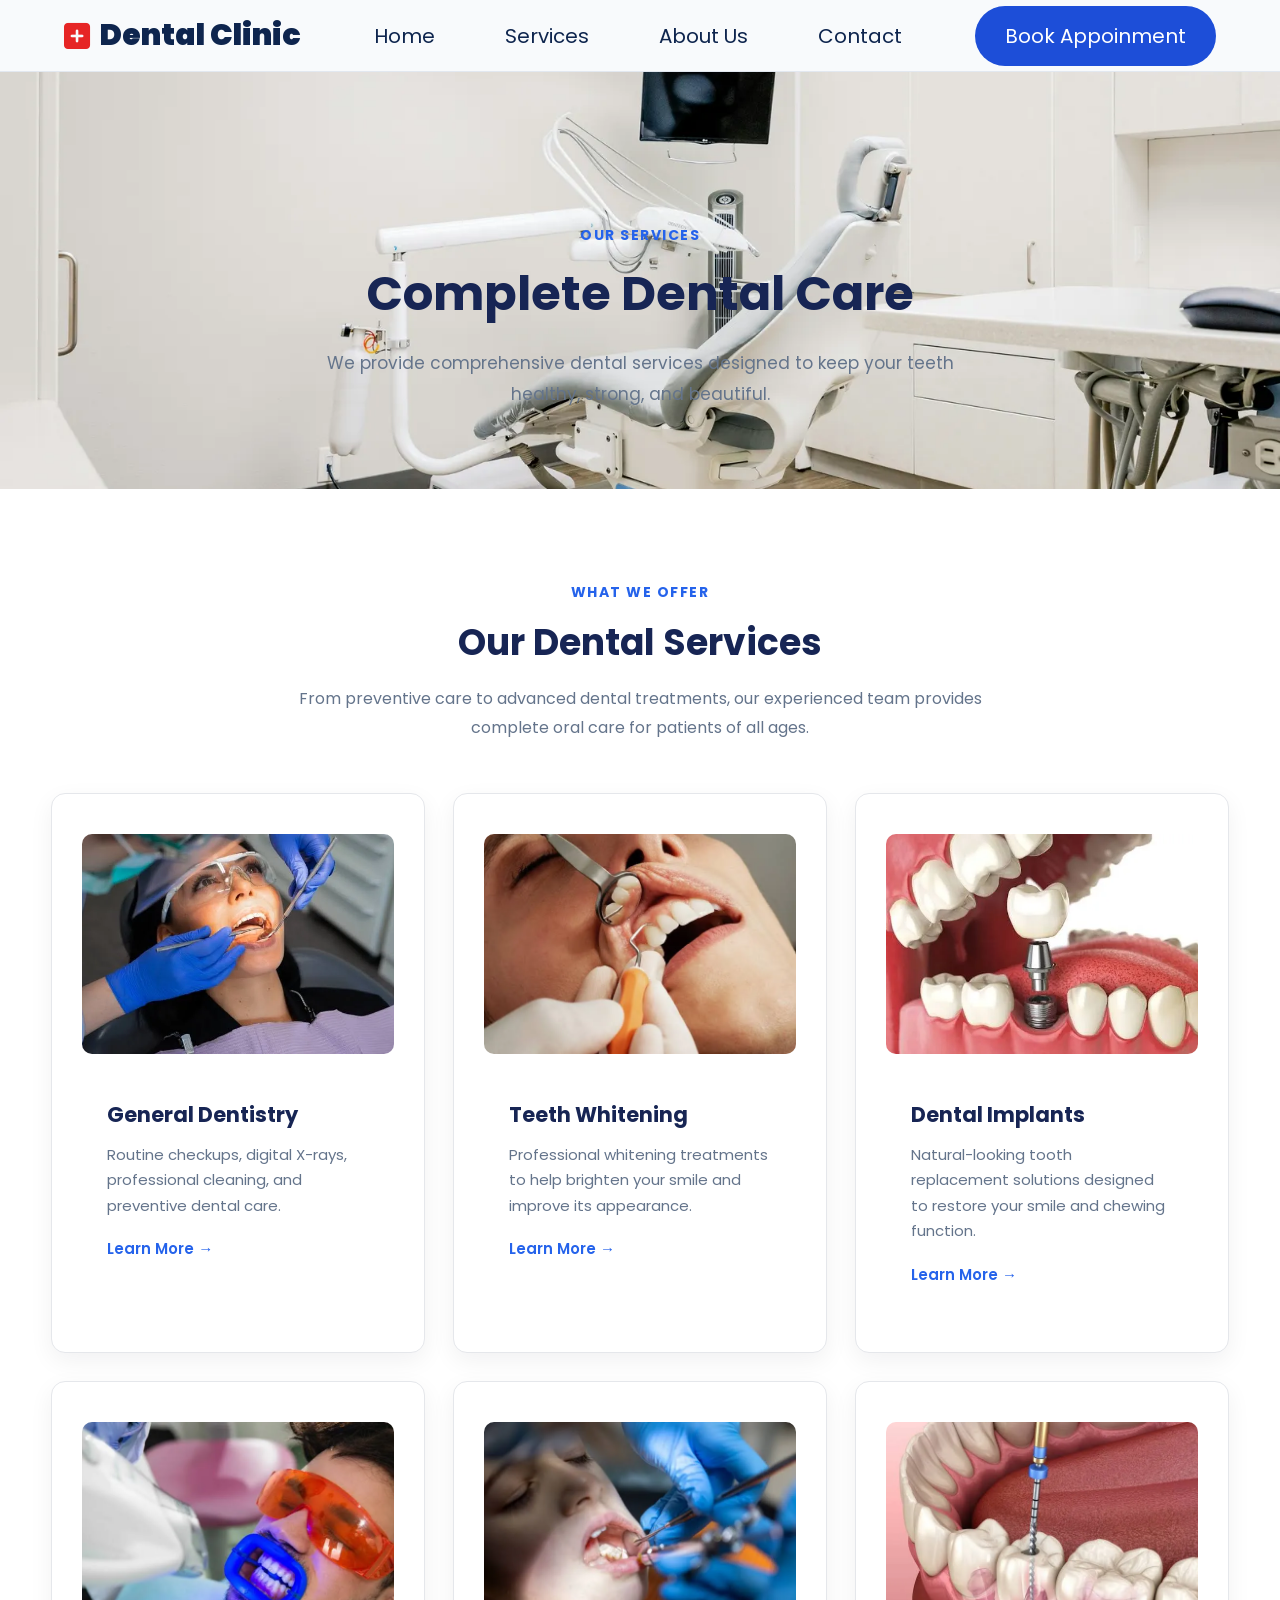
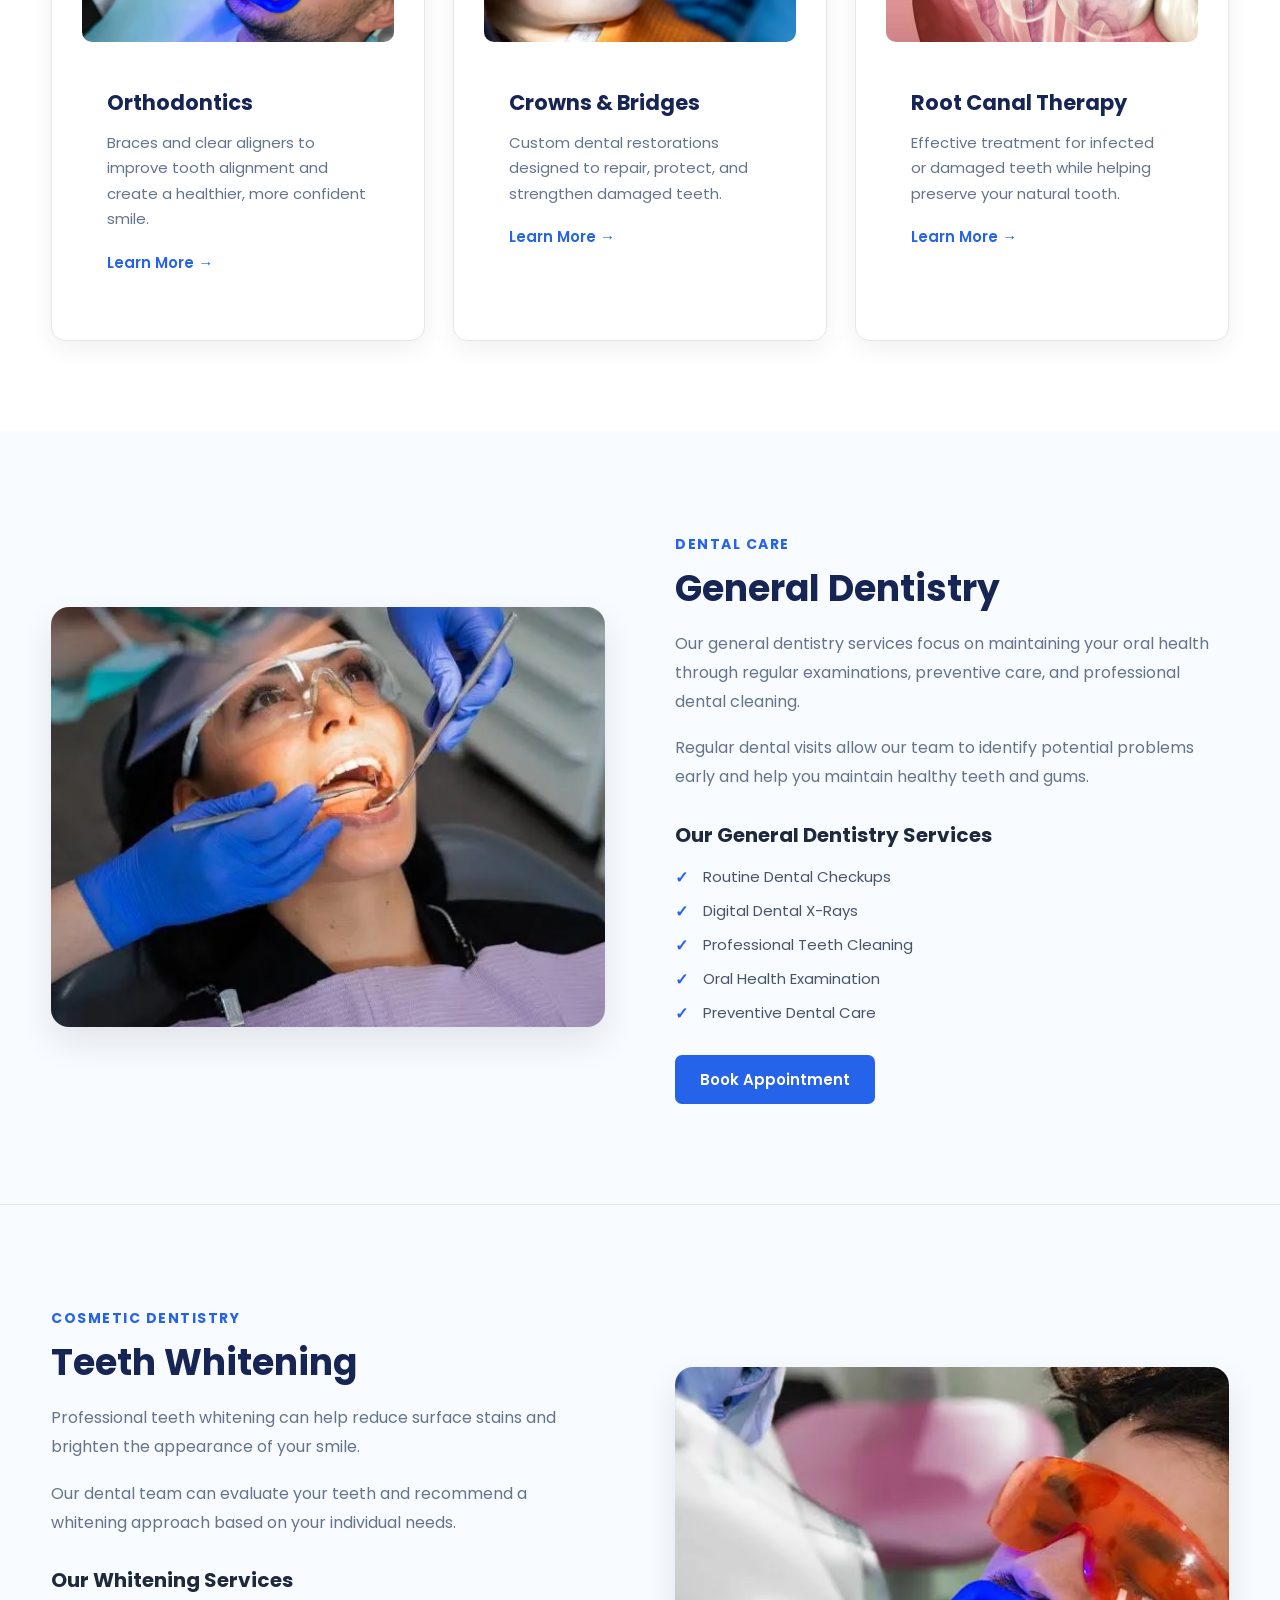
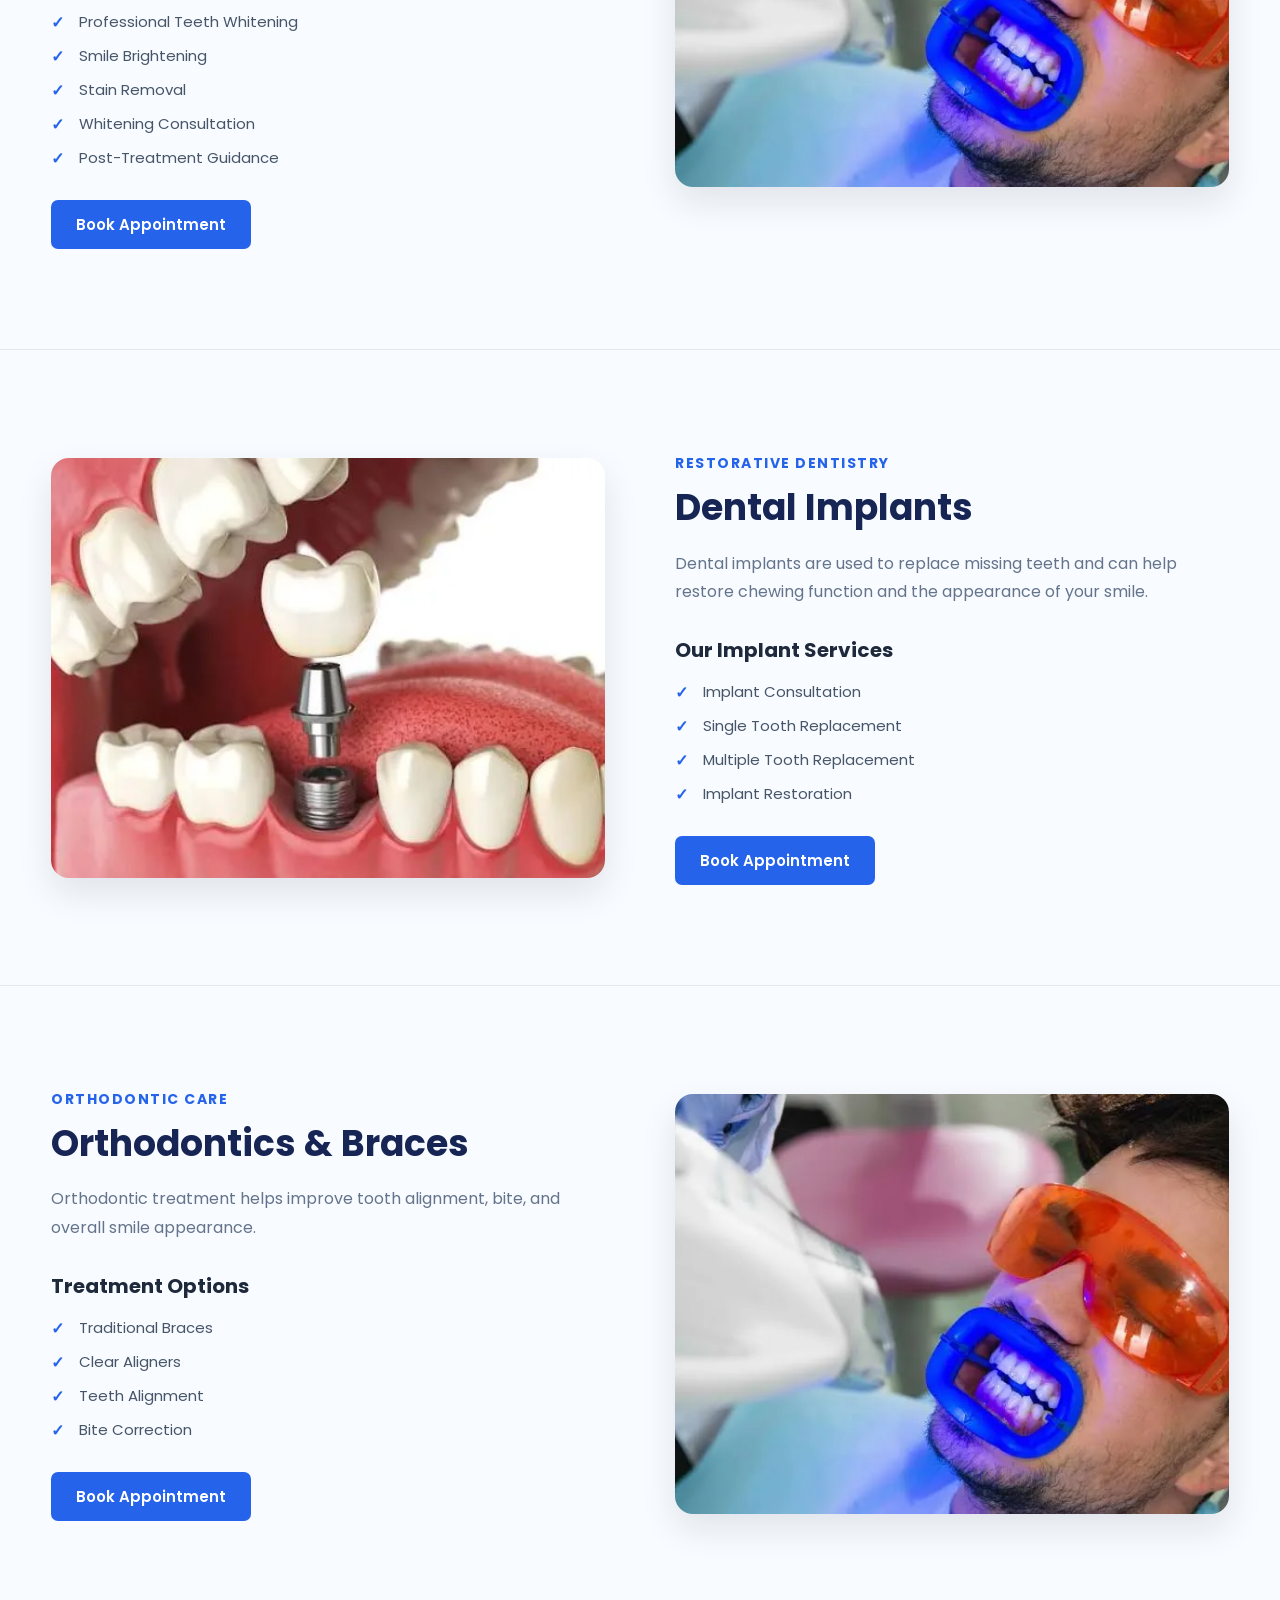
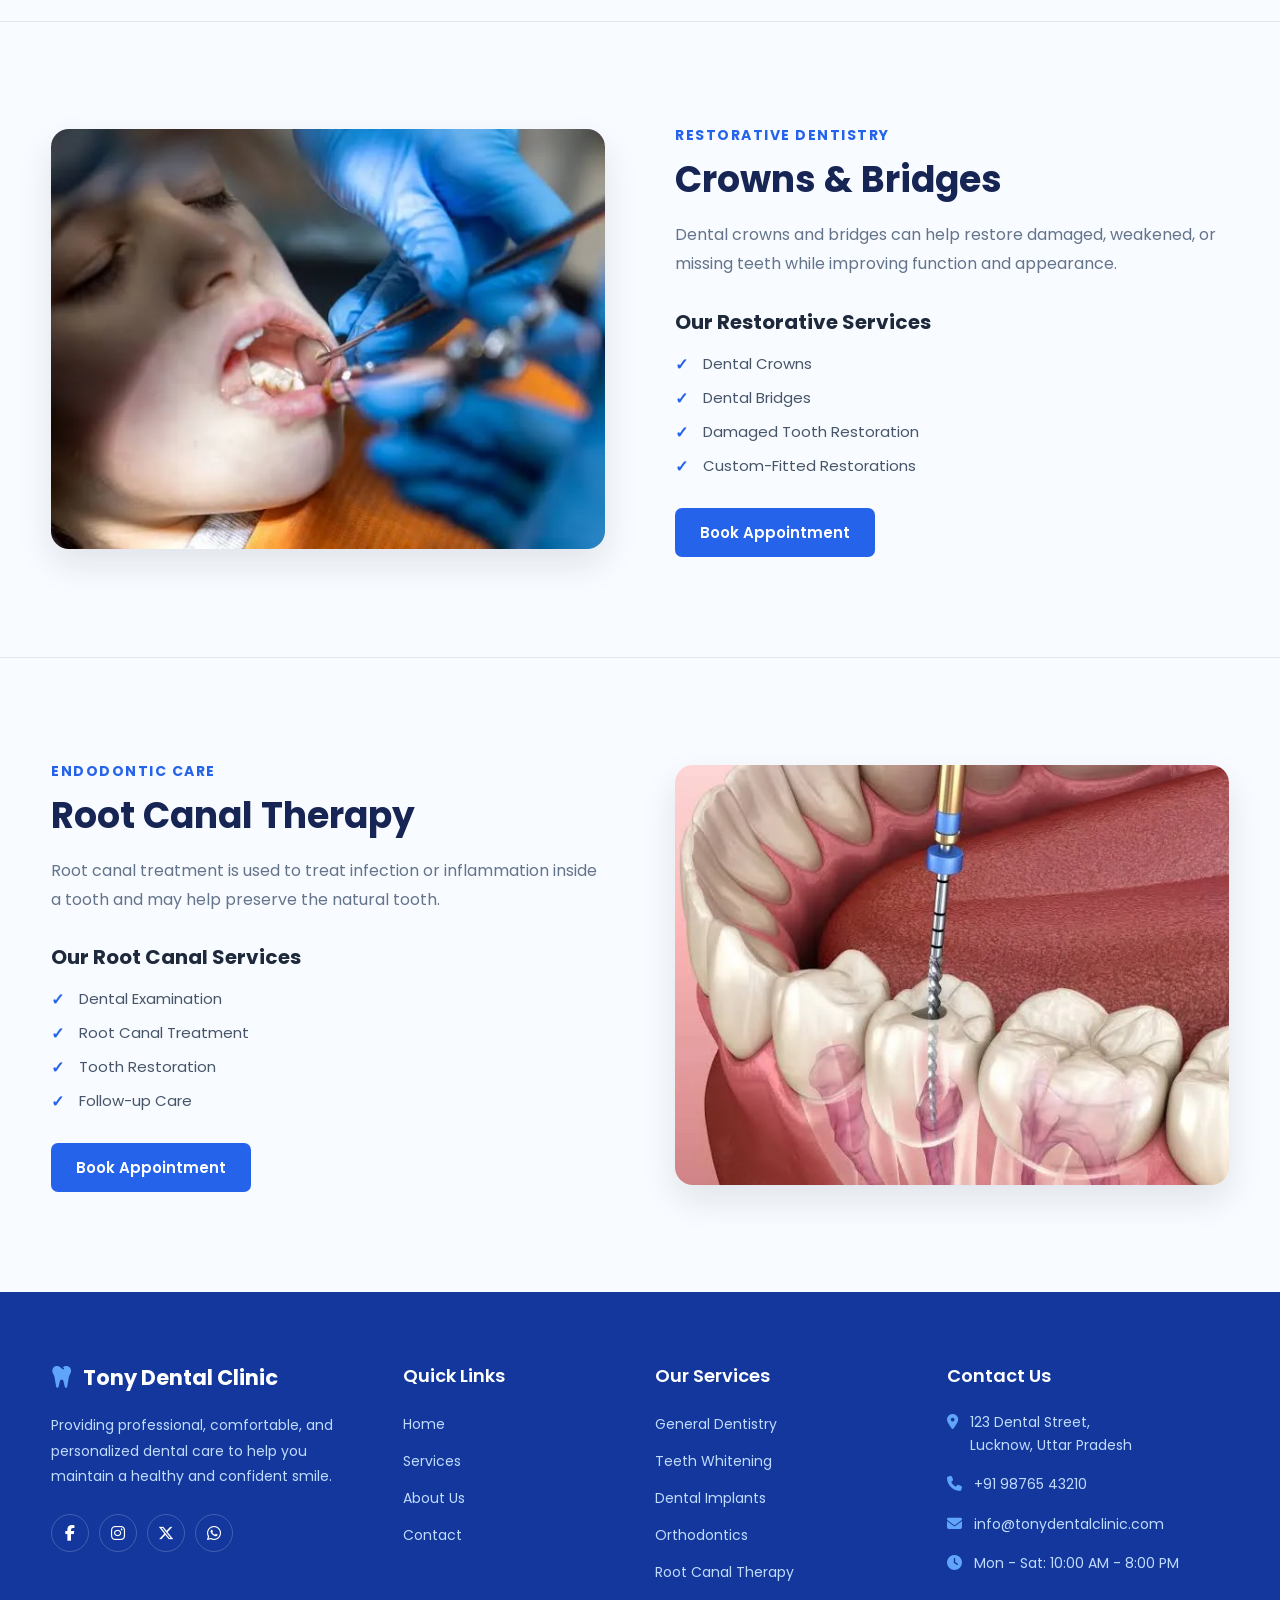
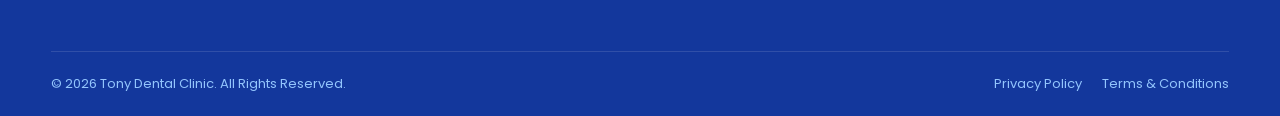
<file: services.html>
<!doctype html>
<html lang="en">
  <head>
    <meta charset="UTF-8" />
    <meta name="viewport" content="width=device-width, initial-scale=1.0" />
    <title>Tony Dental Clinic</title>
    <link
      rel="stylesheet"
      href="https://cdnjs.cloudflare.com/ajax/libs/font-awesome/6.5.2/css/all.min.css"
    />
    <link rel="stylesheet" href="css/style.css" />
    <!-- font links -->
    <link rel="preconnect" href="https://fonts.googleapis.com" />
    <link rel="preconnect" href="https://fonts.gstatic.com" crossorigin />
    <link
      href="https://fonts.googleapis.com/css2?family=Poppins:wght@600;700;800&family=Roboto:wght@400;500;600&display=swap"
      rel="stylesheet"
    />
  </head>
  <body>
    <header>
      <!-- ------LOGO------ -->
      <div class="hospital-logo">
        <i class="fa-solid fa-plus-square"></i>
        <a href="index.html">Dental Clinic</a>
      </div>

      <!-------------NAVIGATION MENU------->
      <nav>
        <ul class="nav-links">
          <li><a href="index.html">Home</a></li>
          <li><a href="services.html">Services</a></li>
          <li><a href="about.html">About Us</a></li>
          <li><a href="contact.html">Contact</a></li>
        </ul>
      </nav>

      <!-- -------------HAMBURGER MENU--------->
      <div class="menu-btn">
        <i class="fas fa-bars"></i>
      </div>

      <!-- -----------book appoinment----------- -->
      <a href="#services" class="book-btn">Book Appoinment</a>
    </header>

    <!-- ========================================
     SERVICES PAGE
======================================== -->

    <main class="services-page">
      <!-- ======================================
       SERVICES HERO / HEADER
  ======================================= -->

      <section class="services-hero">
        <div class="services-page-container">
          <span>Our Services</span>

          <h1>Complete Dental Care</h1>

          <p>
            We provide comprehensive dental services designed to keep your teeth
            healthy, strong, and beautiful.
          </p>
        </div>
      </section>

      <!-- ======================================
       SERVICES OVERVIEW
  ======================================= -->

      <section class="services-overview" id="services">
        <div class="services-page-container">
          <div class="services-overview-header">
            <span>What We Offer</span>

            <h2>Our Dental Services</h2>

            <p>
              From preventive care to advanced dental treatments, our
              experienced team provides complete oral care for patients of all
              ages.
            </p>
          </div>

          <!-- SERVICES GRID -->

          <div class="services-grid">
            <!-- Service Card 1 -->

            <article class="service-card">
              <img
                src="assets/images/services/checkup.webp"
                alt="General Dentistry"
              />

              <div class="service-card-content">
                <h3>General Dentistry</h3>

                <p>
                  Routine checkups, digital X-rays, professional cleaning, and
                  preventive dental care.
                </p>

                <a href="#general-dentistry"> Learn More &rarr; </a>
              </div>
            </article>

            <!-- Service Card 2 -->

            <article class="service-card">
              <img
                src="assets/images/services/cleaning.webp"
                alt="Teeth Whitening"
              />

              <div class="service-card-content">
                <h3>Teeth Whitening</h3>

                <p>
                  Professional whitening treatments to help brighten your smile
                  and improve its appearance.
                </p>

                <a href="#teeth-whitening"> Learn More &rarr; </a>
              </div>
            </article>

            <!-- Service Card 3 -->

            <article class="service-card">
              <img
                src="assets/images/services/dental-implant.webp"
                alt="Dental Implants"
              />

              <div class="service-card-content">
                <h3>Dental Implants</h3>

                <p>
                  Natural-looking tooth replacement solutions designed to
                  restore your smile and chewing function.
                </p>

                <a href="#dental-implants"> Learn More &rarr; </a>
              </div>
            </article>

            <!-- Service Card 4 -->

            <article class="service-card">
              <img
                src="assets/images/services/teeth-whitening.webp"
                alt="Orthodontics Braces"
              />

              <div class="service-card-content">
                <h3>Orthodontics</h3>

                <p>
                  Braces and clear aligners to improve tooth alignment and
                  create a healthier, more confident smile.
                </p>

                <a href="#orthodontics"> Learn More &rarr; </a>
              </div>
            </article>

            <!-- Service Card 5 -->

            <article class="service-card">
              <img
                src="assets/images/services/dental-crown.webp"
                alt="Dental Crowns and Bridges"
              />

              <div class="service-card-content">
                <h3>Crowns & Bridges</h3>

                <p>
                  Custom dental restorations designed to repair, protect, and
                  strengthen damaged teeth.
                </p>

                <a href="#crowns-bridges"> Learn More &rarr; </a>
              </div>
            </article>

            <!-- Service Card 6 -->

            <article class="service-card">
              <img
                src="assets/images/services/root-canel.webp"
                alt="Root Canal Therapy"
              />

              <div class="service-card-content">
                <h3>Root Canal Therapy</h3>

                <p>
                  Effective treatment for infected or damaged teeth while
                  helping preserve your natural tooth.
                </p>

                <a href="#root-canal"> Learn More &rarr; </a>
              </div>
            </article>
          </div>
        </div>
      </section>

      <!-- ======================================
       DETAILED SERVICES
  ======================================= -->

      <section class="services-details">
        <!-- ====================================
         GENERAL DENTISTRY
    ===================================== -->

        <article class="service-detail" id="general-dentistry">
          <div class="services-page-container">
            <div class="service-detail-grid">
              <!-- IMAGE -->

              <div class="service-detail-image">
                <img
                  src="assets/images/services/checkup.webp"
                  alt="General Dentistry"
                />
              </div>

              <!-- CONTENT -->

              <div class="service-detail-content">
                <span>Dental Care</span>

                <h2>General Dentistry</h2>

                <p>
                  Our general dentistry services focus on maintaining your oral
                  health through regular examinations, preventive care, and
                  professional dental cleaning.
                </p>

                <p>
                  Regular dental visits allow our team to identify potential
                  problems early and help you maintain healthy teeth and gums.
                </p>

                <h3>Our General Dentistry Services</h3>

                <ul>
                  <li>Routine Dental Checkups</li>
                  <li>Digital Dental X-Rays</li>
                  <li>Professional Teeth Cleaning</li>
                  <li>Oral Health Examination</li>
                  <li>Preventive Dental Care</li>
                </ul>

                <a href="contact.html#contact" class="appointment-btn">
                  Book Appointment
                </a>
              </div>
            </div>
          </div>
        </article>

        <!-- ====================================
         TEETH WHITENING
    ===================================== -->

        <article class="service-detail" id="teeth-whitening">
          <div class="services-page-container">
            <div class="service-detail-grid reverse">
              <!-- CONTENT -->

              <div class="service-detail-content">
                <span>Cosmetic Dentistry</span>

                <h2>Teeth Whitening</h2>

                <p>
                  Professional teeth whitening can help reduce surface stains
                  and brighten the appearance of your smile.
                </p>

                <p>
                  Our dental team can evaluate your teeth and recommend a
                  whitening approach based on your individual needs.
                </p>

                <h3>Our Whitening Services</h3>

                <ul>
                  <li>Professional Teeth Whitening</li>
                  <li>Smile Brightening</li>
                  <li>Stain Removal</li>
                  <li>Whitening Consultation</li>
                  <li>Post-Treatment Guidance</li>
                </ul>

                <a href="contact.html#contact" class="appointment-btn">
                  Book Appointment
                </a>
              </div>

              <!-- IMAGE -->

              <div class="service-detail-image">
                <img
                  src="assets/images/services/teeth-whitening.webp"
                  alt="Teeth Whitening"
                />
              </div>
            </div>
          </div>
        </article>

        <!-- ====================================
         DENTAL IMPLANTS
    ===================================== -->

        <article class="service-detail" id="dental-implants">
          <div class="services-page-container">
            <div class="service-detail-grid">
              <div class="service-detail-image">
                <img
                  src="assets/images/services/dental-implant.webp"
                  alt="Dental Implants"
                />
              </div>

              <div class="service-detail-content">
                <span>Restorative Dentistry</span>

                <h2>Dental Implants</h2>

                <p>
                  Dental implants are used to replace missing teeth and can help
                  restore chewing function and the appearance of your smile.
                </p>

                <h3>Our Implant Services</h3>

                <ul>
                  <li>Implant Consultation</li>
                  <li>Single Tooth Replacement</li>
                  <li>Multiple Tooth Replacement</li>
                  <li>Implant Restoration</li>
                </ul>

                <a href="contact.html#contact" class="appointment-btn">
                  Book Appointment
                </a>
              </div>
            </div>
          </div>
        </article>

        <!-- ====================================
         ORTHODONTICS
    ===================================== -->

        <article class="service-detail" id="orthodontics">
          <div class="services-page-container">
            <div class="service-detail-grid reverse">
              <div class="service-detail-content">
                <span>Orthodontic Care</span>

                <h2>Orthodontics & Braces</h2>

                <p>
                  Orthodontic treatment helps improve tooth alignment, bite, and
                  overall smile appearance.
                </p>

                <h3>Treatment Options</h3>

                <ul>
                  <li>Traditional Braces</li>
                  <li>Clear Aligners</li>
                  <li>Teeth Alignment</li>
                  <li>Bite Correction</li>
                </ul>

                <a href="contact.html#contact" class="appointment-btn">
                  Book Appointment
                </a>
              </div>

              <div class="service-detail-image">
                <img
                  src="assets/images/services/teeth-whitening.webp"
                  alt="Orthodontics and Braces"
                />
              </div>
            </div>
          </div>
        </article>

        <!-- ====================================
         CROWNS & BRIDGES
    ===================================== -->

        <article class="service-detail" id="crowns-bridges">
          <div class="services-page-container">
            <div class="service-detail-grid">
              <div class="service-detail-image">
                <img
                  src="assets/images/services/dental-crown.webp"
                  alt="Dental Crowns and Bridges"
                />
              </div>

              <div class="service-detail-content">
                <span>Restorative Dentistry</span>

                <h2>Crowns & Bridges</h2>

                <p>
                  Dental crowns and bridges can help restore damaged, weakened,
                  or missing teeth while improving function and appearance.
                </p>

                <h3>Our Restorative Services</h3>

                <ul>
                  <li>Dental Crowns</li>
                  <li>Dental Bridges</li>
                  <li>Damaged Tooth Restoration</li>
                  <li>Custom-Fitted Restorations</li>
                </ul>

                <a href="contact.html#contact" class="appointment-btn">
                  Book Appointment
                </a>
              </div>
            </div>
          </div>
        </article>

        <!-- ====================================
         ROOT CANAL
    ===================================== -->

        <article class="service-detail" id="root-canal">
          <div class="services-page-container">
            <div class="service-detail-grid reverse">
              <div class="service-detail-content">
                <span>Endodontic Care</span>

                <h2>Root Canal Therapy</h2>

                <p>
                  Root canal treatment is used to treat infection or
                  inflammation inside a tooth and may help preserve the natural
                  tooth.
                </p>

                <h3>Our Root Canal Services</h3>

                <ul>
                  <li>Dental Examination</li>
                  <li>Root Canal Treatment</li>
                  <li>Tooth Restoration</li>
                  <li>Follow-up Care</li>
                </ul>

                <a href="contact.html#contact" class="appointment-btn">
                  Book Appointment
                </a>
              </div>

              <div class="service-detail-image">
                <img
                  src="assets/images/services/root-canel.webp"
                  alt="Root Canal Therapy"
                />
              </div>
            </div>
          </div>
        </article>
      </section>
    </main>

    <!-- =========================================
     FOOTER
========================================= -->

    <footer class="site-footer">
      <div class="footer-container">
        <div class="footer-grid">
          <!-- =====================================
           CLINIC INFO
      ====================================== -->

          <div class="footer-column footer-about">
            <a href="index.html" class="footer-logo">
              <i class="fa-solid fa-tooth"></i>
              <span>Tony Dental Clinic</span>
            </a>

            <p>
              Providing professional, comfortable, and personalized dental care
              to help you maintain a healthy and confident smile.
            </p>

            <div class="footer-social">
              <a href="#" aria-label="Facebook">
                <i class="fa-brands fa-facebook-f"></i>
              </a>

              <a href="#" aria-label="Instagram">
                <i class="fa-brands fa-instagram"></i>
              </a>

              <a href="#" aria-label="Twitter">
                <i class="fa-brands fa-x-twitter"></i>
              </a>

              <a href="#" aria-label="WhatsApp">
                <i class="fa-brands fa-whatsapp"></i>
              </a>
            </div>
          </div>

          <!-- =====================================
           QUICK LINKS
      ====================================== -->

          <div class="footer-column">
            <h3>Quick Links</h3>

            <ul class="footer-links">
              <li>
                <a href="index.html">Home</a>
              </li>

              <li>
                <a href="services.html">Services</a>
              </li>

              <li>
                <a href="about.html">About Us</a>
              </li>

              <li>
                <a href="contact.html">Contact</a>
              </li>
            </ul>
          </div>

          <!-- =====================================
           OUR SERVICES
      ====================================== -->

          <div class="footer-column">
            <h3>Our Services</h3>

            <ul class="footer-links">
              <li>
                <a href="services.html#general-dentistry">
                  General Dentistry
                </a>
              </li>

              <li>
                <a href="services.html#teeth-whitening"> Teeth Whitening </a>
              </li>

              <li>
                <a href="services.html#dental-implants"> Dental Implants </a>
              </li>

              <li>
                <a href="services.html#orthodontics"> Orthodontics </a>
              </li>

              <li>
                <a href="services.html#root-canal"> Root Canal Therapy </a>
              </li>
            </ul>
          </div>

          <!-- =====================================
           CONTACT INFORMATION
      ====================================== -->

          <div class="footer-column footer-contact">
            <h3>Contact Us</h3>

            <div class="footer-contact-item">
              <i class="fa-solid fa-location-dot"></i>

              <p>
                123 Dental Street,<br />
                Lucknow, Uttar Pradesh
              </p>
            </div>

            <div class="footer-contact-item">
              <i class="fa-solid fa-phone"></i>
              <a href="tel:+919876543210"> +91 98765 43210 </a>
            </div>

            <div class="footer-contact-item">
              <i class="fa-solid fa-envelope"></i>
              <a href="mailto:info@tonydentalclinic.com">
                info@tonydentalclinic.com
              </a>
            </div>

            <div class="footer-contact-item">
              <i class="fa-solid fa-clock"></i>
              <p>Mon - Sat: 10:00 AM - 8:00 PM</p>
            </div>
          </div>
        </div>

        <!-- =====================================
         FOOTER BOTTOM
    ====================================== -->

        <div class="footer-bottom">
          <p>&copy; 2026 Tony Dental Clinic. All Rights Reserved.</p>

          <div class="footer-bottom-links">
            <a href="#">Privacy Policy</a>
            <a href="#">Terms & Conditions</a>
          </div>
        </div>
      </div>
    </footer>

    <script src="js/script.js"></script>
  </body>
</html>
</file>
<file: css/style.css>
/* =========================
   ROOT / DESIGN VARIABLES
========================= */

:root {
  --primary: #5681dd;
  --primary-background: #1d4ed8;
  --primary-hover: #1d4ed8;
  --secondary: #0f172a;
  --logo: rgb(230, 37, 37);
  --white: #ffffff;
  --background: #f8fafc;
  --text: #031225;
  --text-light: #64748b;
  --oxford-blue-1: hsl(218, 70%, 18%);
  --ff-roboto: "Roboto", sans-serif;
  --ff-poppins: "Poppins", sans-serif;
  --border: #e2e8f0;
  --navbar-height: 72px;
  --radius-sm: 6px;
  --radius-md: 8px;
  --logo-size: 30px;
}

/* =========================
   BASIC RESET
========================= */

*,
*::before,
*::after {
  margin: 0;
  padding: 0;
  box-sizing: border-box;
}

html,
body {
  /* scroll-behavior: smooth; */
  font-family: "Poppins", Arial, sans-serif;
  background-color: var(--background);
  color: var(--text);
}

/* =========================
   HEADER
========================= */

header {
  width: 100%;
  height: var(--navbar-height);
  display: flex;
  background-color: var(--background);
  align-items: center;
  justify-content: space-between;
  padding: 0 5%;
  border-bottom: 1px solid var(--border);
  position: sticky;
  top: 0;
  z-index: 1000;
}

/* =========================
   LOGO
========================= */

.hospital-logo {
  display: flex;
  align-items: center;
  gap: 10px;
  color: var(--oxford-blue-1);
  font-size: var(--logo-size);
  font-weight: bolder;
  font-family: var(--ff-poppins);
  white-space: nowrap;
}

.hospital-logo a {
  text-decoration: none;
  color: var(--oxford-blue-1);
  font-size: var(--logo-size);
  font-weight: bolder;
  font-family: var(--ff-poppins);
  white-space: nowrap;
}

.hospital-logo i {
  color: var(--logo);
  font-size: var(--logo-size);
}

/* =========================
NAVIGATION
========================= */

nav {
  display: flex;
  align-items: center;
}

.nav-links {
  display: flex;
  align-items: center;
  gap: 30px;
  list-style: none;
}
/* 
nav.active {
  left: 0;
} */

.nav-links a {
  text-decoration: none;
  color: var(--oxford-blue-1);
  font-size: 20px;
  font-family: var(--ff-poppins);
  transition: color 0.3s ease;
  padding: 15px 20px;
}

/* Hover */

.nav-links a:hover {
  background-color: #1d4ed8;
  color: var(--white);
  border-radius: var(--radius-md);
}

/* =========================
   MENU BUTTON
========================= */

.menu-btn {
  display: none;
  color: var(--primary);
  font-size: 24px;
  cursor: pointer;
}

/* Appoinment Button  */

.book-btn {
  border-radius: 30px;
  border: 2px;
  position: relative;
  padding: 15px 30px;
  list-style: none;
  text-decoration: none;
  font-size: 20px;
  font-family: var(--ff-poppins);
  color: var(--white);
  background-color: #1d4ed8;
}

.book-btn:hover {
  background-color: #062783;
  color: var(--white);
}

/* --------------------------------
   MEDIA QUERIES
-------------------------------- */
@media (max-width: 768px) {
  header {
    width: 100%;
    height: 60px;
  }

  .nav-links li {
    /* background-color: #031225; */
    width: 100%;
  }

  .nav-links {
    display: none;
  }

  .nav-links.active {
    left: 0;
    position: absolute;
    top: 70px;
    box-sizing: border-box;
    border: 10px;
    border-radius: 15px;
    margin-left: 22px;
    width: 280px;
    background: var(--white);
    display: flex;
    flex-direction: column;
    text-align: center;
    font-size: 35px;
    transition: 0.5s;
    padding: 20px 0px 20px 0px;
  }

  .nav-links a:hover {
    color: inherit;
    background-color: var(--white);
  }
  .hospital-logo a {
    display: block;
    font-size: 18px;
  }

  .menu-btn {
    display: block;
  }

  .book-btn {
    display: none;
  }
}

/* --------------------------------
   HERO SECTION
-------------------------------- */
.hero {
  /* width: 100%; */
  display: flex;
  align-items: center;
  /* justify-content: center; */
  text-align: left;
  min-height: calc(120vh - var(--navbar-height));
  background-image:
    linear-gradient(to bottom, rgba(26, 43, 76, 0.65), rgba(15, 23, 42, 0.85)),
    url("../assets/images/hero/hero-banner.webp");
  background-size: cover;
  background-position: center;
  background-repeat: no-repeat;
  /* opacity: 0.9; */
  color: var(--white);
}

.hero-content {
  max-width: 800px;
  padding: 20px;
  margin-left: 70px;
}

.hero-content h1 {
  font-size: 4rem;
  margin-bottom: 20px;
}

.hero-content p {
  font-size: 1rem;
  margin-bottom: 20px;
}

.btn {
  display: inline-block;
  background-color: #1d4ed8;
  color: var(--white);
  border-radius: 30px;
  border: 2px;
  position: relative;
  padding: 15px 30px;
  text-decoration: none;
  font-size: 20px;
  font-family: var(--ff-poppins);
  color: var(--white);
}

.btn:hover {
  background-color: #062783;
  color: var(--white);
}

.btn-card {
  display: inline-block;
  width: 100%;
  position: relative;
}

.fa-btn {
  background: transparent;
  border-radius: 30px;
  border: 2px solid var(--white);
  color: var(--white);
  margin: 20px 0 30px 20px;
  position: relative;
  padding: 15px 30px;
  cursor: text;
}
/* -------Hero section Responsive mobile view---------- */

@media (max-width: 768px) {
  .hero {
    height: calc(115vh - var(--navbar-height));
    text-align: center;
    width: 100%;
  }

  .hero-content {
    width: 100%;
    margin: 0 auto;
    padding: 20px;
    text-align: left;
  }

  .hero-content h1 {
    font-size: 7vh;
    font-family: poppins;
  }

  .hero-content p {
    font-size: 2vh;
    font-weight: small;
    font-family: poppins;
  }
  .btn {
    display: none;
  }
  .btn-card {
    width: 100%;
  }
  .fa-btn {
    background: transparent;
    border-radius: 30px;
    border: 2px solid var(--white);
    color: var(--white);
    margin: 0 4px 15px 0;
    position: relative;
    padding: 5px 15px;
  }
}

/* --------------------------------
   ABOUT SECTION
--------------------------------  */

main {
  width: 100%;
  min-height: calc(60vh - var(--navbar-height));
}

.about-section {
  display: flex;
  /* width: 100%; */
  text-align: center;
  justify-content: space-between;
  /* padding: 50px 20px; */
  background-color: var(--white);
}

.about-content {
  width: 50%;
}

.about-image {
  width: 50%;
}

.about-container {
  display: flex;
  flex-direction: column;
  align-items: center;
  justify-content: center;
  padding: 100px 60px;
}

.about-section h2 {
  border: 2px solid var(--primary);
  border-radius: 30px;
  padding: 5px 15px;
  color: var(--text);
  font-size: 1.5rem;
  margin-bottom: 30px;
}

.about-section p {
  font-size: 1rem;
  margin-bottom: 30px;
}

.about-section a {
  display: inline-block;
  background-color: #1d4ed8;
  color: var(--white);
  border-radius: 30px;
  position: relative;
  padding: 15px 30px;
  text-decoration: none;
  font-size: 15px;
  font-family: var(--ff-poppins);
}

.about-section a:hover {
  background-color: #062783;
  color: var(--white);
}

.about-image img {
  width: 70%; /* image ko container ke andar fit rakhne ke liye */
  height: auto;
  margin: 50px;
  border-top: 12px solid #1d4ed8; /* Teal color ki moti border */
  border-right: 12px solid #1d4ed8;
}

@media (max-width: 768px) {
  .about-section {
    flex-direction: column;
    text-align: center;
  }

  .about-content,
  .about-image {
    width: 100%;
  }

  .about-container {
    padding: 50px 20px;
  }

  .about-image img {
    width: 70%;
    margin: 20px 0;
    border-top: 8px solid #1d4ed8; /* Teal color ki moti border */
    border-right: 8px solid #1d4ed8;
  }
}

/* -------------------------------
-------Section Wrapper---------- */

.services-section {
  padding: 80px 20px;
  background-color: var(--background);
  font-family: "Poppins", sans-serif;
}

.services-container {
  max-width: 1200px;
  margin: 0 auto;
}

/* Header Styling */
.services-header {
  text-align: center;
  margin-bottom: 50px;
}

.services-header span {
  color: var(--text);
  font-weight: 600;
  text-transform: uppercase;
  font-size: 0.9rem;
  letter-spacing: 1px;
}

.services-header h2 {
  font-size: 2.5rem;
  color: #2c3e50;
  margin: 10px 0 15px 0;
}

.services-header p {
  color: var(--text-light);
  max-width: 600px;
  margin: 0 auto;
  font-size: 1.1rem;
  line-height: 1.5;
}

/* 3x2 Grid Setup */
.services-grid {
  display: grid;
  grid-template-columns: repeat(3, 1fr); /* 3 Barabar Columns */
  gap: 30px; /* Cards ke beech ka gap */
}

.service-card img {
  width: 100%;
  height: auto;
  border-radius: 10px;
  margin-bottom: 20px;
}

/* Individual Card Design */
.service-card {
  background-color: #ffffff;
  padding: 40px 30px;
  border-radius: 10px;
  box-shadow: 0 0 20px rgba(0, 0, 0, 0.05);
  transition: all 0.3s ease;
  border-bottom: 6px solid transparent; /* Hover state ke liye placeholder */
}

.service-card h3 {
  font-size: 1.4rem;
  color: #2c3e50;
  margin-bottom: 15px;
}

.service-card p {
  color: #7f8c8d;
  font-size: 0.95rem;
  line-height: 1.6;
  margin-bottom: 20px;
}

/* Read More Link */
.service-link {
  color: #1d4ed8;
  text-decoration: none;
  font-weight: 600;
  font-size: 0.9rem;
  transition: color 0.2s ease;
}

/* Card Hover Animations */
.service-card:hover {
  transform: translateY(-10px); /* Card upar uthega */
  box-shadow: 0 15px 30px rgba(0, 168, 150, 0.1); /* Soft teal shadow */
  border-bottom: 6px solid #1d4ed8; /* Bottom accent border */
}

.service-link:hover {
  background-color: #062783;
  color: var(--white);
}

/* Responsive Design (Mobile & Tablets) */
@media (max-width: 992px) {
  .services-grid {
    grid-template-columns: repeat(2, 1fr); /* Tablet par 2x3 layout */
  }
}

@media (max-width: 600px) {
  .services-grid {
    grid-template-columns: 1fr; /* Mobile par saare cards ek ke niche ek single column me */
  }
  .services-header h2 {
    font-size: 2rem;
  }
}

/* =========================
   OUR TEAM
========================= */

.our-team {
  padding: 80px 8%;
  background: #f8fbff;
}

/* Section Title */

.section-title {
  max-width: 650px;
  margin: 0 auto 50px;
  text-align: center;
}

.section-title span {
  display: inline-block;
  margin-bottom: 10px;
  color: #2563eb;
  font-size: 15px;
  font-weight: 600;
  text-transform: uppercase;
  letter-spacing: 1px;
}

.section-title h2 {
  margin-bottom: 15px;
  color: #102a43;
  font-size: 36px;
  font-weight: 700;
}

.section-title p {
  color: #64748b;
  font-size: 16px;
  line-height: 1.7;
}

/* Team Container */

.team-container {
  max-width: 1200px;
  margin: 0 auto;

  display: grid;
  grid-template-columns: repeat(3, 1fr);
  gap: 30px;
}

/* Team Card */

.team-card {
  overflow: hidden;
  background: #ffffff;
  border-radius: 15px;
  box-shadow: 0 8px 30px rgba(15, 23, 42, 0.08);

  transition:
    transform 0.3s ease,
    box-shadow 0.3s ease;
}

.team-card:hover {
  transform: translateY(-8px);
  box-shadow: 0 15px 35px rgba(15, 23, 42, 0.15);
}

/* Doctor Image */

.doctor-image {
  height: 300px;
  overflow: hidden;
  background: #eaf2ff;
}

.doctor-image img {
  width: 100%;
  height: 100%;

  display: block;

  object-fit: cover;

  transition: transform 0.4s ease;
}

.team-card:hover .doctor-image img {
  transform: scale(1.05);
}

/* Doctor Information */

.doctor-info {
  padding: 25px;
}

.doctor-info h3 {
  margin-bottom: 6px;

  color: #102a43;
  font-size: 22px;
}

.designation {
  display: block;
  margin-bottom: 15px;

  color: #2563eb;
  font-size: 14px;
  font-weight: 600;
}

.doctor-info p {
  margin-bottom: 18px;

  color: #64748b;
  font-size: 14px;
  line-height: 1.7;
}

/* Doctor Details */

.doctor-details {
  display: flex;
  flex-wrap: wrap;
  gap: 10px;

  margin-bottom: 20px;
}

.doctor-details span {
  padding: 6px 10px;

  background: #eff6ff;
  color: #2563eb;

  border-radius: 5px;

  font-size: 12px;
  font-weight: 600;
}

/* Profile Button */

.doctor-link {
  display: inline-flex;
  align-items: center;

  padding: 10px 18px;

  background: #2563eb;
  color: #ffffff;

  border-radius: 6px;

  font-size: 14px;
  font-weight: 600;

  text-decoration: none;

  transition: background 0.3s ease;
}

.doctor-link:hover {
  background: #1d4ed8;
}

/* =========================
   TABLET
========================= */

@media (max-width: 900px) {
  .our-team {
    padding: 70px 5%;
  }

  .team-container {
    grid-template-columns: repeat(2, 1fr);
  }

  .doctor-image {
    height: 280px;
  }
}

/* =========================
   MOBILE
========================= */

@media (max-width: 600px) {
  .our-team {
    padding: 60px 20px;
  }

  .section-title {
    margin-bottom: 35px;
  }

  .section-title h2 {
    font-size: 30px;
  }

  .section-title p {
    font-size: 14px;
  }

  .team-container {
    grid-template-columns: 1fr;
    gap: 25px;
  }

  .doctor-image {
    height: 320px;
  }

  .doctor-info {
    padding: 22px;
  }
}

/* =========================================
  SERVICES PAGE
  ========================================= */

.services-page {
  background: #eef6ff;
  color: #1e293b;
}

/* =========================================
COMMON CONTAINER
========================================= */

.services-page-container {
  width: min(1200px, 92%);
  margin: 0 auto;
}

/* =========================================
SERVICES HERO
========================================= */

.services-hero {
  background-image: url(../assets/images/about/clinic.webp);
  background-size: cover;
  background-position: center;
  padding: 150px 0 80px;
  text-align: center;
}

.services-hero span,
.services-overview-header span,
.service-detail-content span {
  display: inline-block;
  margin-bottom: 12px;
  color: #2563eb;
  font-size: 14px;
  font-weight: 700;
  text-transform: uppercase;
  letter-spacing: 1.5px;
}

.services-hero h1 {
  margin-bottom: 18px;
  color: #172554;
  font-size: 48px;
  font-weight: 700;
}

.services-hero p {
  max-width: 650px;
  margin: 0 auto;
  color: #64748b;
  font-size: 17px;
  line-height: 1.8;
}

/* =========================================
   SERVICES OVERVIEW
========================================= */

.services-overview {
  padding: 90px 0;
  background: #ffffff;
}

.services-overview-header {
  max-width: 700px;
  margin: 0 auto 50px;
  text-align: center;
}

.services-overview-header h2 {
  margin-bottom: 15px;
  color: #172554;
  font-size: 36px;
}

.services-overview-header p {
  color: #64748b;
  font-size: 16px;
  line-height: 1.8;
}

/* =========================================
   SERVICES GRID
========================================= */

.services-grid {
  display: grid;
  grid-template-columns: repeat(3, 1fr);
  gap: 28px;
}

/* =========================================
   SERVICE CARD
========================================= */

.service-card {
  overflow: hidden;
  background: #ffffff;
  border: 1px solid #e5e7eb;
  border-radius: 14px;
  box-shadow: 0 8px 25px rgba(15, 23, 42, 0.06);
  transition: 0.3s ease;
}

.service-card:hover {
  transform: translateY(-8px);
  box-shadow: 0 15px 35px rgba(37, 99, 235, 0.12);
}

/* Card Image */

.service-card > img {
  display: block;
  width: 100%;
  height: 220px;
  object-fit: cover;
}

/* Card Content */

.service-card-content {
  padding: 25px;
}

.service-card-content h3 {
  margin-bottom: 12px;
  color: #172554;
  font-size: 21px;
}

.service-card-content p {
  margin-bottom: 18px;
  color: #64748b;
  font-size: 15px;
  line-height: 1.7;
}

/* Learn More */

.service-card-content a {
  display: inline-block;
  color: #2563eb;
  font-size: 15px;
  font-weight: 600;
  text-decoration: none;
  transition: 0.3s ease;
}

.service-card-content a:hover {
  color: #1d4ed8;
  transform: translateX(4px);
}

/* =========================================
   DETAILED SERVICES
========================================= */

.services-details {
  background: #f8fbff;
}

.service-detail {
  padding: 100px 0;
  border-bottom: 1px solid #e5e7eb;
}

.service-detail:last-child {
  border-bottom: none;
}

/* =========================================
   DETAIL GRID
========================================= */

.service-detail-grid {
  display: grid;
  grid-template-columns: 1fr 1fr;
  align-items: center;
  gap: 70px;
}

/* Reverse Layout */

.service-detail-grid.reverse {
  grid-template-columns: 1fr 1fr;
}

/* =========================================
   DETAIL IMAGE
========================================= */

.service-detail-image {
  overflow: hidden;
  border-radius: 18px;
  box-shadow: 0 15px 35px rgba(15, 23, 42, 0.1);
}

.service-detail-image img {
  display: block;
  width: 100%;
  height: 420px;
  object-fit: cover;
  transition: transform 0.5s ease;
}

.service-detail-image:hover img {
  transform: scale(1.04);
}

/* =========================================
   DETAIL CONTENT
========================================= */

.service-detail-content {
  max-width: 560px;
}

.service-detail-content h2 {
  margin-bottom: 20px;
  color: #172554;
  font-size: 36px;
  line-height: 1.2;
}

.service-detail-content p {
  margin-bottom: 18px;
  color: #64748b;
  font-size: 16px;
  line-height: 1.8;
}

/* =========================================
   DETAIL SUB HEADING
========================================= */

.service-detail-content h3 {
  margin: 28px 0 15px;
  color: #1e293b;
  font-size: 20px;
}

/* =========================================
   SERVICE LIST
========================================= */

.service-detail-content ul {
  margin: 0 0 30px;
  padding: 0;
  list-style: none;
}

.service-detail-content li {
  position: relative;
  margin-bottom: 10px;
  padding-left: 28px;
  color: #475569;
  font-size: 15px;
  line-height: 1.6;
}

.service-detail-content li::before {
  content: "✓";
  position: absolute;
  left: 0;
  top: 0;
  color: #2563eb;
  font-weight: 700;
  font-size: 16px;
}

/* =========================================
   BOOK APPOINTMENT BUTTON
========================================= */

.appointment-btn {
  display: inline-block;
  padding: 13px 25px;
  border-radius: 7px;
  background: #2563eb;
  color: #ffffff;
  font-size: 15px;
  font-weight: 600;
  text-decoration: none;
  transition: 0.3s ease;
}

.appointment-btn:hover {
  background: #1d4ed8;
  transform: translateY(-2px);
  box-shadow: 0 8px 20px rgba(37, 99, 235, 0.25);
}

/* =========================================
   TABLET
========================================= */

@media (max-width: 992px) {
  .services-hero {
    padding: 80px 0 65px;
  }

  .services-hero h1 {
    font-size: 40px;
  }

  .services-overview {
    padding: 70px 0;
  }

  .services-grid {
    grid-template-columns: repeat(2, 1fr);
  }

  .service-detail {
    padding: 75px 0;
  }

  .service-detail-grid,
  .service-detail-grid.reverse {
    gap: 45px;
  }

  .service-detail-image img {
    height: 360px;
  }

  .service-detail-content h2 {
    font-size: 30px;
  }
}

/* =========================================
   MOBILE
========================================= */

@media (max-width: 768px) {
  .services-page-container {
    width: 90%;
  }

  /* Hero */

  .services-hero {
    padding: 65px 0 50px;
  }

  .services-hero h1 {
    font-size: 34px;
  }

  .services-hero p {
    font-size: 15px;
  }

  /* Overview */

  .services-overview {
    padding: 60px 0;
  }

  .services-overview-header {
    margin-bottom: 35px;
  }

  .services-overview-header h2 {
    font-size: 30px;
  }

  /* Cards */

  .services-grid {
    grid-template-columns: 1fr;
    gap: 22px;
  }

  .service-card > img {
    height: 230px;
  }

  /* Details */

  .service-detail {
    padding: 60px 0;
  }

  .service-detail-grid,
  .service-detail-grid.reverse {
    grid-template-columns: 1fr;
    gap: 35px;
  }

  /* Image */

  .service-detail-image {
    order: 1;
  }

  .service-detail-image img {
    height: 300px;
  }

  /* Content */

  .service-detail-content {
    order: 2;
    max-width: 100%;
  }

  .service-detail-content h2 {
    font-size: 29px;
  }

  .service-detail-content p {
    font-size: 15px;
  }
}

/* =========================================
   SMALL MOBILE
========================================= */

@media (max-width: 480px) {
  .services-hero {
    padding: 50px 0 40px;
  }

  .services-hero h1 {
    font-size: 29px;
  }

  .services-hero p {
    font-size: 14px;
  }

  .services-overview {
    padding: 50px 0;
  }

  .services-overview-header h2 {
    font-size: 27px;
  }

  .service-card-content {
    padding: 20px;
  }

  .service-card > img {
    height: 200px;
  }

  .service-detail {
    padding: 50px 0;
  }

  .service-detail-image img {
    height: 240px;
  }

  .service-detail-content h2 {
    font-size: 26px;
  }

  .service-detail-content h3 {
    font-size: 18px;
  }

  .appointment-btn {
    width: 100%;
    text-align: center;
  }
}

/* =========================================
   ABOUT PAGE
========================================= */

.about-container {
  width: min(1200px, 92%);
  margin: 0 auto;
}

/* =========================================
   ABOUT HERO
========================================= */

.about-hero {
  padding: 100px 0 90px;
  text-align: center;
  background: #eef6ff;
}

.about-hero span {
  display: inline-block;
  margin-bottom: 15px;
  color: #2563eb;
  font-size: 14px;
  font-weight: 700;
  text-transform: uppercase;
  letter-spacing: 1.5px;
}

.about-hero h1 {
  margin-bottom: 20px;
  color: #172554;
  font-size: 48px;
  line-height: 1.2;
}

.about-hero p {
  max-width: 650px;
  margin: 0 auto;
  color: #64748b;
  font-size: 17px;
  line-height: 1.8;
}

/* =========================================
   ABOUT CLINIC
========================================= */

.about-clinic {
  padding: 100px 0;
  background: #ffffff;
}

.about-clinic-grid {
  display: grid;
  grid-template-columns: 1fr 1fr;
  align-items: center;
  gap: 70px;
}

/* Image */

.about-clinic-image {
  overflow: hidden;
  border-radius: 18px;
  box-shadow: 0 15px 35px rgba(15, 23, 42, 0.1);
}

.about-clinic-image img {
  display: block;
  width: 100%;
  height: 500px;
  object-fit: cover;
  transition: transform 0.5s ease;
}

.about-clinic-image:hover img {
  transform: scale(1.04);
}

/* Content */

.about-clinic-content {
  max-width: 560px;
}

.about-clinic-content > span {
  display: inline-block;
  margin-bottom: 12px;
  color: #2563eb;
  font-size: 14px;
  font-weight: 700;
  text-transform: uppercase;
  letter-spacing: 1.5px;
}

.about-clinic-content h2 {
  margin-bottom: 22px;
  color: #172554;
  font-size: 38px;
  line-height: 1.2;
}

.about-clinic-content > p {
  margin-bottom: 17px;
  color: #64748b;
  font-size: 16px;
  line-height: 1.8;
}

/* =========================================
   ABOUT FEATURES
========================================= */

.about-features {
  display: grid;
  grid-template-columns: 1fr 1fr;
  gap: 20px;
  margin-top: 30px;
}

.about-feature {
  display: flex;
  align-items: flex-start;
  gap: 14px;
}

.about-feature > i {
  display: flex;
  align-items: center;
  justify-content: center;
  flex-shrink: 0;
  width: 45px;
  height: 45px;
  border-radius: 8px;
  background: #eff6ff;
  color: #2563eb;
  font-size: 19px;
}

.about-feature h3 {
  margin-bottom: 5px;
  color: #1e293b;
  font-size: 16px;
}

.about-feature p {
  color: #64748b;
  font-size: 13px;
  line-height: 1.5;
}

/* =========================================
   MISSION & VISION
========================================= */

.mission-section {
  padding: 90px 0;
  background: #f8fbff;
}

.mission-grid {
  display: grid;
  grid-template-columns: repeat(2, 1fr);
  gap: 30px;
}

.mission-card {
  padding: 40px;
  background: #ffffff;
  border: 1px solid #e5e7eb;
  border-radius: 15px;
  text-align: center;
  transition: 0.3s ease;
}

.mission-card:hover {
  transform: translateY(-6px);
  box-shadow: 0 15px 35px rgba(37, 99, 235, 0.1);
}

.mission-icon {
  display: flex;
  align-items: center;
  justify-content: center;
  width: 65px;
  height: 65px;
  margin: 0 auto 20px;
  border-radius: 50%;
  background: #eff6ff;
  color: #2563eb;
  font-size: 25px;
}

.mission-card h2 {
  margin-bottom: 15px;
  color: #172554;
  font-size: 25px;
}

.mission-card p {
  color: #64748b;
  font-size: 15px;
  line-height: 1.8;
}

/* =========================================
   SECTION HEADER
========================================= */

.about-section-header {
  max-width: 700px;
  margin: 0 auto 50px;
  text-align: center;
}

.about-section-header > span {
  display: inline-block;
  margin-bottom: 12px;
  color: #2563eb;
  font-size: 14px;
  font-weight: 700;
  text-transform: uppercase;
  letter-spacing: 1.5px;
}

.about-section-header h2 {
  margin-bottom: 15px;
  color: #172554;
  font-size: 36px;
}

.about-section-header p {
  color: #64748b;
  font-size: 16px;
  line-height: 1.8;
}

/* =========================================
   WHY CHOOSE US
========================================= */

.why-choose-us {
  padding: 100px 0;
  background: #ffffff;
}

.why-grid {
  display: grid;
  grid-template-columns: repeat(4, 1fr);
  gap: 25px;
}

.why-card {
  padding: 30px 25px;
  border: 1px solid #e5e7eb;
  border-radius: 14px;
  background: #ffffff;
  text-align: center;
  transition: 0.3s ease;
}

.why-card:hover {
  transform: translateY(-7px);
  border-color: #bfdbfe;
  box-shadow: 0 15px 35px rgba(37, 99, 235, 0.1);
}

.why-icon {
  display: flex;
  align-items: center;
  justify-content: center;
  width: 58px;
  height: 58px;
  margin: 0 auto 20px;
  border-radius: 50%;
  background: #eff6ff;
  color: #2563eb;
  font-size: 22px;
}

.why-card h3 {
  margin-bottom: 12px;
  color: #172554;
  font-size: 18px;
}

.why-card p {
  color: #64748b;
  font-size: 14px;
  line-height: 1.7;
}

/* =========================================
   OUR TEAM
========================================= */

.about-team {
  padding: 100px 0;
  background: #f8fbff;
}

.team-grid {
  display: grid;
  grid-template-columns: repeat(3, 1fr);
  gap: 30px;
}

.team-card {
  overflow: hidden;
  background: #ffffff;
  border-radius: 15px;
  box-shadow: 0 8px 25px rgba(15, 23, 42, 0.06);
  transition: 0.3s ease;
}

.team-card:hover {
  transform: translateY(-7px);
  box-shadow: 0 15px 35px rgba(37, 99, 235, 0.12);
}

/* Team Image */

.team-image {
  overflow: hidden;
}

.team-image img {
  display: block;
  width: 100%;
  height: 330px;
  object-fit: cover;
  transition: transform 0.5s ease;
}

.team-card:hover .team-image img {
  transform: scale(1.05);
}

/* Team Content */

.team-content {
  padding: 25px;
  text-align: center;
}

.team-content h3 {
  margin-bottom: 7px;
  color: #172554;
  font-size: 21px;
}

.team-content span {
  display: block;
  margin-bottom: 8px;
  color: #2563eb;
  font-size: 14px;
  font-weight: 600;
}

.team-content p {
  color: #64748b;
  font-size: 14px;
}

/* =========================================
   ABOUT CTA
========================================= */

.about-cta {
  padding: 90px 0;
  background: #2563eb;
}

.about-cta-content {
  max-width: 750px;
  margin: 0 auto;
  text-align: center;
}

.about-cta-content > span {
  display: inline-block;
  margin-bottom: 12px;
  color: #dbeafe;
  font-size: 14px;
  font-weight: 700;
  text-transform: uppercase;
  letter-spacing: 1.5px;
}

.about-cta-content h2 {
  margin-bottom: 18px;
  color: #ffffff;
  font-size: 38px;
}

.about-cta-content p {
  max-width: 600px;
  margin: 0 auto 30px;
  color: #dbeafe;
  font-size: 16px;
  line-height: 1.8;
}

/* CTA Button */

.about-cta .appointment-btn {
  background: #ffffff;
  color: #2563eb;
}

.about-cta .appointment-btn:hover {
  background: #eff6ff;
}

/* =========================================
   TABLET
========================================= */

@media (max-width: 992px) {
  .about-hero {
    padding: 80px 0 70px;
  }

  .about-hero h1 {
    font-size: 40px;
  }

  .about-clinic {
    padding: 75px 0;
  }

  .about-clinic-grid {
    gap: 45px;
  }

  .about-clinic-image img {
    height: 420px;
  }

  .about-clinic-content h2 {
    font-size: 31px;
  }

  .why-grid {
    grid-template-columns: repeat(2, 1fr);
  }

  .team-grid {
    grid-template-columns: repeat(2, 1fr);
  }

  .team-grid .team-card:last-child {
    grid-column: 1 / -1;
    width: calc(50% - 15px);
    margin: 0 auto;
  }
}

/* =========================================
   MOBILE
========================================= */

@media (max-width: 768px) {
  .about-container {
    width: 90%;
  }

  /* Hero */

  .about-hero {
    padding: 65px 0 55px;
  }

  .about-hero h1 {
    font-size: 33px;
  }

  .about-hero p {
    font-size: 15px;
  }

  /* About Clinic */

  .about-clinic {
    padding: 60px 0;
  }

  .about-clinic-grid {
    grid-template-columns: 1fr;
    gap: 40px;
  }

  .about-clinic-image img {
    height: 350px;
  }

  .about-clinic-content {
    max-width: 100%;
  }

  .about-clinic-content h2 {
    font-size: 30px;
  }

  /* Features */

  .about-features {
    grid-template-columns: 1fr;
  }

  /* Mission */

  .mission-section {
    padding: 60px 0;
  }

  .mission-grid {
    grid-template-columns: 1fr;
  }

  /* Section Header */

  .about-section-header {
    margin-bottom: 35px;
  }

  .about-section-header h2 {
    font-size: 30px;
  }

  /* Why Choose */

  .why-choose-us {
    padding: 65px 0;
  }

  .why-grid {
    grid-template-columns: 1fr;
  }

  /* Team */

  .about-team {
    padding: 65px 0;
  }

  .team-grid {
    grid-template-columns: 1fr;
  }

  .team-grid .team-card:last-child {
    grid-column: auto;
    width: 100%;
  }

  .team-image img {
    height: 320px;
  }

  /* CTA */

  .about-cta {
    padding: 65px 0;
  }

  .about-cta-content h2 {
    font-size: 30px;
  }

  .about-cta-content p {
    font-size: 15px;
  }
}

/* =========================================
   SMALL MOBILE
========================================= */

@media (max-width: 480px) {
  .about-hero {
    padding: 50px 0 45px;
  }

  .about-hero h1 {
    font-size: 28px;
  }

  .about-hero p {
    font-size: 14px;
  }

  .about-clinic {
    padding: 50px 0;
  }

  .about-clinic-image img {
    height: 260px;
  }

  .about-clinic-content h2 {
    font-size: 26px;
  }

  .about-clinic-content > p {
    font-size: 14px;
  }

  .mission-card {
    padding: 30px 22px;
  }

  .about-section-header h2 {
    font-size: 27px;
  }

  .about-section-header p {
    font-size: 14px;
  }

  .why-card {
    padding: 25px 20px;
  }

  .team-image img {
    height: 280px;
  }

  .about-cta {
    padding: 55px 0;
  }

  .about-cta-content h2 {
    font-size: 27px;
  }

  .about-cta .appointment-btn {
    width: 100%;
    text-align: center;
  }
}

/* =========================================
   CONTACT PAGE
========================================= */

.contact-page {
  background: #f8fbff;
  color: #1e293b;
}

.contact-container {
  width: min(1200px, 92%);
  margin: 0 auto;
}

/* =========================================
   CONTACT HERO
========================================= */

.contact-hero {
  padding: 100px 0 85px;
  text-align: center;
  background-image: url("../assets/images/about/clinic.webp");
  background-size: cover;
  background-position: center;
  background-repeat: no-repeat;
}

.contact-hero span,
.contact-info > span,
.form-header span,
.map-header span {
  display: inline-block;
  margin-bottom: 12px;
  color: #2563eb;
  font-size: 14px;
  font-weight: 700;
  text-transform: uppercase;
  letter-spacing: 1.5px;
}

.contact-hero h1 {
  margin-bottom: 18px;
  color: #172554;
  font-size: 48px;
  line-height: 1.2;
}

.contact-hero p {
  max-width: 650px;
  margin: 0 auto;
  color: #64748b;
  font-size: 17px;
  line-height: 1.8;
}

/* =========================================
   CONTACT SECTION
========================================= */

.contact-section {
  padding: 100px 0;
  background: #ffffff;
}

.contact-grid {
  display: grid;
  grid-template-columns: 0.85fr 1.15fr;
  gap: 70px;
  align-items: start;
}

/* =========================================
   CONTACT INFORMATION
========================================= */

.contact-info {
  padding-top: 10px;
}

.contact-info h2 {
  margin-bottom: 18px;
  color: #172554;
  font-size: 36px;
  line-height: 1.2;
}

.contact-info > p {
  margin-bottom: 35px;
  color: #64748b;
  font-size: 16px;
  line-height: 1.8;
}

/* =========================================
   CONTACT ITEM
========================================= */

.contact-item {
  display: flex;
  align-items: flex-start;
  gap: 18px;
  margin-bottom: 25px;
}

.contact-icon {
  display: flex;
  align-items: center;
  justify-content: center;
  flex-shrink: 0;
  width: 50px;
  height: 50px;
  border-radius: 10px;
  background: #eff6ff;
  color: #2563eb;
  font-size: 19px;
}

.contact-item h3 {
  margin-bottom: 5px;
  color: #1e293b;
  font-size: 17px;
}

.contact-item p {
  color: #64748b;
  font-size: 14px;
  line-height: 1.6;
}

/* =========================================
   CONTACT FORM WRAPPER
========================================= */

.contact-form-wrapper {
  padding: 40px;
  background: #ffffff;
  border: 1px solid #e5e7eb;
  border-radius: 16px;
  box-shadow: 0 12px 35px rgba(15, 23, 42, 0.07);
}

.form-header {
  margin-bottom: 30px;
}

.form-header h2 {
  margin-bottom: 12px;
  color: #172554;
  font-size: 30px;
}

.form-header p {
  color: #64748b;
  font-size: 15px;
  line-height: 1.7;
}

/* =========================================
   FORM
========================================= */

.contact-form {
  display: grid;
  grid-template-columns: 1fr 1fr;
  gap: 20px;
}

.form-group {
  display: flex;
  flex-direction: column;
}

.form-group:nth-last-of-type(1) {
  grid-column: 1 / -1;
}

/* =========================================
   LABEL
========================================= */

.form-group label {
  margin-bottom: 8px;
  color: #334155;
  font-size: 14px;
  font-weight: 600;
}

/* =========================================
   INPUT / SELECT / TEXTAREA
========================================= */

.form-group input,
.form-group select,
.form-group textarea {
  width: 100%;
  padding: 13px 15px;
  border: 1px solid #dbe2ea;
  border-radius: 7px;
  outline: none;
  background: #ffffff;
  color: #1e293b;
  font-family: inherit;
  font-size: 14px;
  transition: 0.3s ease;
}

.form-group input::placeholder,
.form-group textarea::placeholder {
  color: #94a3b8;
}

/* Focus */

.form-group input:focus,
.form-group select:focus,
.form-group textarea:focus {
  border-color: #2563eb;
  box-shadow: 0 0 0 3px rgba(37, 99, 235, 0.1);
}

/* Textarea */

.form-group textarea {
  min-height: 130px;
  resize: vertical;
}

/* Select */

.form-group select {
  cursor: pointer;
}

/* =========================================
   SUBMIT BUTTON
========================================= */

.contact-submit-btn {
  grid-column: 1 / -1;

  display: inline-flex;
  align-items: center;
  justify-content: center;
  gap: 10px;

  width: 100%;
  padding: 14px 25px;

  border: none;
  border-radius: 7px;

  background: #2563eb;
  color: #ffffff;

  font-family: inherit;
  font-size: 15px;
  font-weight: 600;

  cursor: pointer;
  transition: 0.3s ease;
}

.contact-submit-btn:hover {
  background: #1d4ed8;
  transform: translateY(-2px);
  box-shadow: 0 8px 20px rgba(37, 99, 235, 0.25);
}

.contact-submit-btn i {
  font-size: 13px;
}

/* =========================================
   FORM SUCCESS MESSAGE
========================================= */

.form-success {
  display: none;

  grid-column: 1 / -1;

  padding: 12px 15px;
  border-radius: 7px;

  background: #ecfdf5;
  color: #047857;

  font-size: 14px;
  line-height: 1.5;
}

/* =========================================
   MAP SECTION
========================================= */

.map-section {
  padding: 90px 0;
  background: #f8fbff;
}

.map-header {
  margin-bottom: 35px;
  text-align: center;
}

.map-header h2 {
  color: #172554;
  font-size: 36px;
}

.map-wrapper {
  overflow: hidden;
  height: 400px;
  border-radius: 15px;
  box-shadow: 0 10px 30px rgba(15, 23, 42, 0.08);
}

.map-wrapper iframe {
  display: block;
  width: 100%;
  height: 100%;
  border: 0;
}

/* =========================================
   TABLET
========================================= */

@media (max-width: 992px) {
  .contact-hero {
    padding: 80px 0 70px;
  }

  .contact-hero h1 {
    font-size: 40px;
  }

  .contact-section {
    padding: 75px 0;
  }

  .contact-grid {
    grid-template-columns: 1fr;
    gap: 50px;
  }

  .contact-info {
    max-width: 700px;
  }

  .contact-form-wrapper {
    max-width: 800px;
  }
}

/* =========================================
   MOBILE
========================================= */

@media (max-width: 768px) {
  .contact-container {
    width: 90%;
  }

  /* Hero */

  .contact-hero {
    padding: 65px 0 55px;
  }

  .contact-hero h1 {
    font-size: 33px;
  }

  .contact-hero p {
    font-size: 15px;
  }

  /* Contact */

  .contact-section {
    padding: 60px 0;
  }

  .contact-info h2 {
    font-size: 30px;
  }

  /* Form */

  .contact-form-wrapper {
    padding: 30px 22px;
  }

  .contact-form {
    grid-template-columns: 1fr;
    gap: 18px;
  }

  .form-group:nth-last-of-type(1) {
    grid-column: auto;
  }

  .contact-submit-btn {
    grid-column: auto;
  }

  .form-success {
    grid-column: auto;
  }

  /* Map */

  .map-section {
    padding: 60px 0;
  }

  .map-header h2 {
    font-size: 30px;
  }

  .map-wrapper {
    height: 300px;
  }
}

/* =========================================
   SMALL MOBILE
========================================= */

@media (max-width: 480px) {
  .contact-hero {
    padding: 50px 0 45px;
  }

  .contact-hero h1 {
    font-size: 28px;
  }

  .contact-hero p {
    font-size: 14px;
  }

  .contact-section {
    padding: 50px 0;
  }

  .contact-info h2 {
    font-size: 26px;
  }

  .contact-info > p {
    font-size: 14px;
  }

  .contact-form-wrapper {
    padding: 25px 18px;
    border-radius: 10px;
  }

  .form-header h2 {
    font-size: 25px;
  }

  .form-header p {
    font-size: 14px;
  }

  .contact-item {
    gap: 13px;
  }

  .contact-icon {
    width: 44px;
    height: 44px;
    font-size: 16px;
  }

  .map-wrapper {
    height: 250px;
  }
}

/* =========================================
   FOOTER
========================================= */

.site-footer {
  background: #13379c;
  color: #ffffff;
}

/* =========================================
   FOOTER CONTAINER
========================================= */

.footer-container {
  width: min(1200px, 92%);
  margin: 0 auto;
}

/* =========================================
   FOOTER GRID
========================================= */

.footer-grid {
  display: grid;
  grid-template-columns: 1.5fr 1fr 1.2fr 1.4fr;
  gap: 50px;
  padding: 70px 0 55px;
}

/* =========================================
   FOOTER LOGO
========================================= */

.footer-logo {
  display: inline-flex;
  align-items: center;
  gap: 10px;

  margin-bottom: 20px;

  color: #ffffff;
  font-size: 21px;
  font-weight: 700;
  text-decoration: none;
}

.footer-logo i {
  color: #60a5fa;
  font-size: 25px;
}

/* =========================================
   FOOTER ABOUT
========================================= */

.footer-about > p {
  max-width: 320px;
  margin-bottom: 25px;

  color: #bfdbfe;
  font-size: 14px;
  line-height: 1.8;
}

/* =========================================
   SOCIAL ICONS
========================================= */

.footer-social {
  display: flex;
  gap: 10px;
}

.footer-social a {
  display: flex;
  align-items: center;
  justify-content: center;

  width: 38px;
  height: 38px;

  border: 1px solid rgba(255, 255, 255, 0.2);
  border-radius: 50%;

  color: #ffffff;
  text-decoration: none;

  transition: 0.3s ease;
}

.footer-social a:hover {
  background: #2563eb;
  border-color: #2563eb;
  transform: translateY(-3px);
}

/* =========================================
   FOOTER HEADINGS
========================================= */

.footer-column h3 {
  margin-bottom: 22px;

  color: #ffffff;
  font-size: 18px;
  font-weight: 600;
}

/* =========================================
   FOOTER LINKS
========================================= */

.footer-links {
  margin: 0;
  padding: 0;
  list-style: none;
}

.footer-links li {
  margin-bottom: 12px;
}

.footer-links a {
  color: #bfdbfe;
  font-size: 14px;
  text-decoration: none;
  transition: 0.3s ease;
}

.footer-links a:hover {
  padding-left: 5px;
  color: #ffffff;
}

/* =========================================
   FOOTER CONTACT
========================================= */

.footer-contact-item {
  display: flex;
  align-items: flex-start;
  gap: 12px;

  margin-bottom: 17px;
}

.footer-contact-item i {
  flex-shrink: 0;
  margin-top: 3px;

  color: #60a5fa;
  font-size: 15px;
}

.footer-contact-item p,
.footer-contact-item a {
  margin: 0;

  color: #bfdbfe;
  font-size: 14px;
  line-height: 1.6;
  text-decoration: none;
}

.footer-contact-item a:hover {
  color: #ffffff;
}

/* =========================================
   FOOTER BOTTOM
========================================= */

.footer-bottom {
  display: flex;
  align-items: center;
  justify-content: space-between;

  padding: 22px 0;

  border-top: 1px solid rgba(255, 255, 255, 0.12);
}

.footer-bottom p {
  margin: 0;

  color: #93c5fd;
  font-size: 13px;
}

/* =========================================
   BOTTOM LINKS
========================================= */

.footer-bottom-links {
  display: flex;
  gap: 20px;
}

.footer-bottom-links a {
  color: #93c5fd;
  font-size: 13px;
  text-decoration: none;
  transition: 0.3s ease;
}

.footer-bottom-links a:hover {
  color: #ffffff;
}

/* =========================================
   TABLET
========================================= */

@media (max-width: 992px) {
  .footer-grid {
    grid-template-columns: 1.5fr 1fr 1fr;
    gap: 40px;
  }

  .footer-contact {
    grid-column: 1 / -1;
  }
}

/* =========================================
   MOBILE
========================================= */

@media (max-width: 768px) {
  .footer-container {
    width: 90%;
  }

  .footer-grid {
    grid-template-columns: 1fr 1fr;
    gap: 40px 30px;
    padding: 55px 0 40px;
  }

  .footer-about {
    grid-column: 1 / -1;
  }

  .footer-contact {
    grid-column: auto;
  }

  .footer-bottom {
    flex-direction: column;
    gap: 15px;
    text-align: center;
  }
}

/* =========================================
   SMALL MOBILE
========================================= */

@media (max-width: 480px) {
  .footer-grid {
    grid-template-columns: 1fr;
    gap: 30px;
  }

  .footer-about,
  .footer-contact {
    grid-column: auto;
  }

  .footer-grid {
    padding: 45px 0 35px;
  }

  .footer-bottom-links {
    flex-direction: column;
    gap: 8px;
  }
}
</file>
